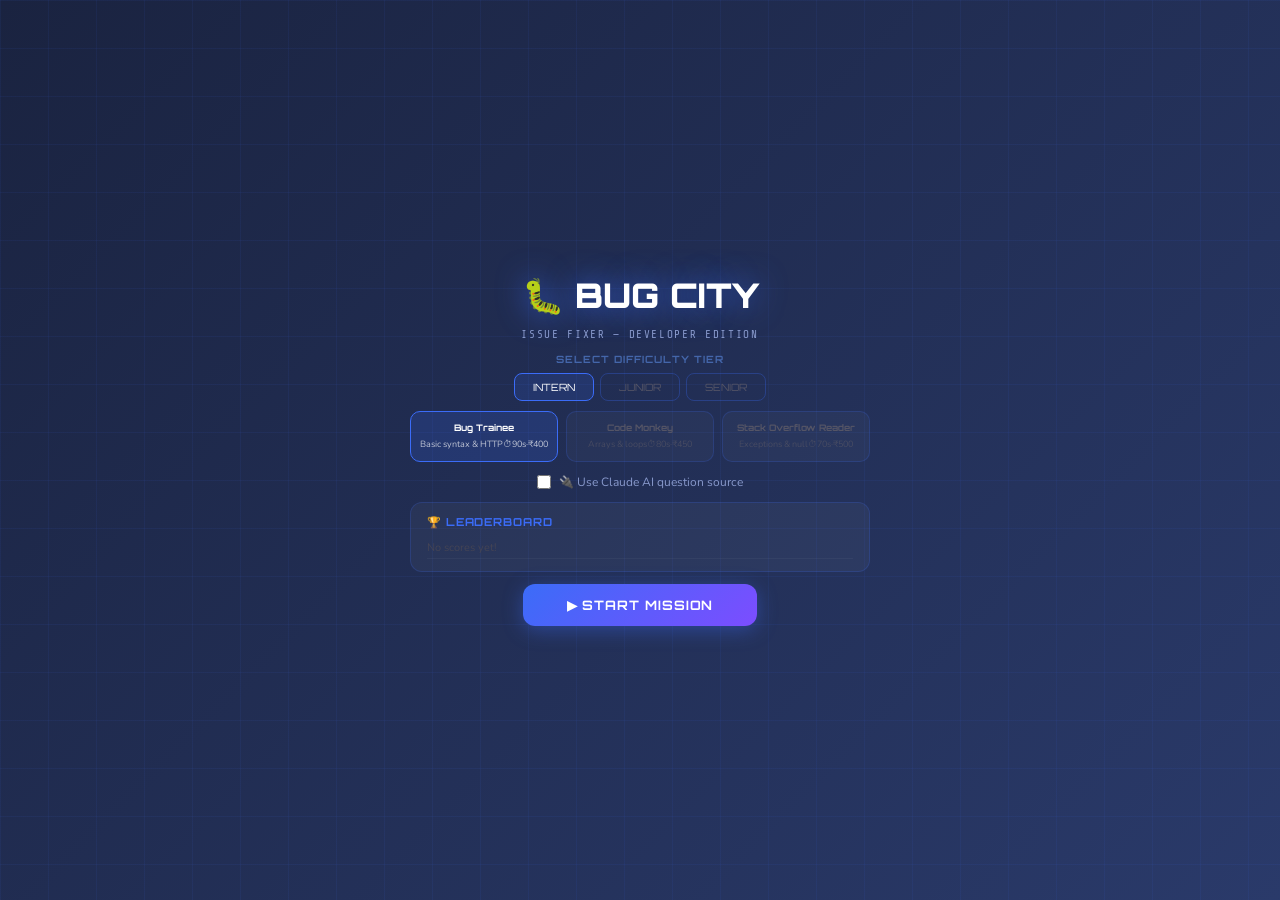
<file: bug_city.html>
<!DOCTYPE html>
<html lang="en">
<head>
<meta charset="UTF-8"/>
<meta name="viewport" content="width=device-width,initial-scale=1,maximum-scale=1,user-scalable=no"/>
<title>Bug City: Issue Fixer</title>
<link href="https://fonts.googleapis.com/css2?family=Orbitron:wght@400;700;900&family=Share+Tech+Mono&family=Nunito:wght@400;600;700&display=swap" rel="stylesheet"/>
<style>
*{box-sizing:border-box;margin:0;padding:0;-webkit-tap-highlight-color:transparent}
body{font-family:'Nunito',sans-serif;background:#0d1117;overflow:hidden;height:100dvh;width:100vw}
#screens{position:fixed;inset:0}
#menu{position:absolute;inset:0;background:linear-gradient(135deg,#1a2340,#2a3a6a);display:flex;flex-direction:column;align-items:center;justify-content:center;gap:12px;padding:20px;overflow-y:auto}
#menu::before{content:'';position:absolute;inset:0;background-image:linear-gradient(rgba(59,108,248,0.07) 1px,transparent 1px),linear-gradient(90deg,rgba(59,108,248,0.07) 1px,transparent 1px);background-size:48px 48px;pointer-events:none}
.menu-title{font-family:'Orbitron',sans-serif;font-size:clamp(18px,5vw,34px);font-weight:900;color:#fff;text-align:center;text-shadow:0 0 30px rgba(59,108,248,0.8);z-index:1}
.menu-sub{font-size:11px;color:#8899cc;letter-spacing:.15em;text-transform:uppercase;font-family:'Share Tech Mono',monospace;z-index:1}
.tier-section{z-index:1;width:100%;max-width:460px}
.tier-section h4{font-family:'Orbitron',sans-serif;font-size:10px;color:#4466aa;letter-spacing:.1em;margin-bottom:8px;text-align:center}
.tier-tabs{display:flex;gap:6px;justify-content:center;margin-bottom:10px}
.tier-tab{padding:7px 18px;border-radius:8px;border:1.5px solid rgba(59,108,248,0.3);background:transparent;color:#556;font-family:'Orbitron',sans-serif;font-size:10px;cursor:pointer;transition:all .2s}
.tier-tab.active{border-color:#3b6cf8;color:#fff;background:rgba(59,108,248,0.15)}
.level-grid{display:grid;grid-template-columns:repeat(3,1fr);gap:8px}
.level-btn{padding:10px 6px;border-radius:10px;border:1.5px solid rgba(59,108,248,0.2);background:rgba(255,255,255,0.03);color:#556;font-family:'Nunito',sans-serif;font-size:11px;cursor:pointer;transition:all .2s;text-align:center;line-height:1.4}
.level-btn.active{border-color:#3b6cf8;background:rgba(59,108,248,0.18);color:#fff}
.level-btn .lname{font-family:'Orbitron',sans-serif;font-size:9px;font-weight:700;display:block;margin-bottom:2px}
.level-btn .lsub{font-size:9px;opacity:.7}
.api-toggle{display:flex;align-items:center;gap:8px;z-index:1}
.api-toggle input{width:14px;height:14px;accent-color:#3b6cf8}
.api-toggle label{font-size:12px;color:#8899cc;cursor:pointer}
#api-config{z-index:1;width:100%;max-width:460px;display:none;flex-direction:column;gap:6px}
#api-config.show{display:flex}
.api-inp{flex:1;padding:8px 12px;border:1px solid rgba(59,108,248,0.3);border-radius:8px;background:rgba(255,255,255,0.05);color:#fff;font-size:12px;font-family:'Share Tech Mono',monospace;outline:none}
.api-inp::placeholder{color:#445}
.api-hint{font-size:10px;color:#445;font-family:'Share Tech Mono',monospace;line-height:1.5}
.lb-preview{background:rgba(255,255,255,0.04);border:1px solid rgba(59,108,248,0.2);border-radius:12px;padding:12px 16px;width:100%;max-width:460px;z-index:1}
.lb-preview h3{font-family:'Orbitron',sans-serif;font-size:11px;color:#3b6cf8;margin-bottom:8px;letter-spacing:.08em}
.lb-row{display:flex;justify-content:space-between;font-size:11px;padding:3px 0;border-bottom:1px solid rgba(255,255,255,0.04);color:#778}
.lb-row .lbn{color:#dde;font-weight:600}
.start-btn{padding:13px 44px;background:linear-gradient(135deg,#3b6cf8,#7c4dff);border:none;border-radius:12px;color:#fff;font-family:'Orbitron',sans-serif;font-size:13px;font-weight:700;cursor:pointer;letter-spacing:.07em;box-shadow:0 4px 20px rgba(59,108,248,0.4);transition:transform .15s;z-index:1}
.start-btn:hover{transform:scale(1.04)}
#game{position:absolute;inset:0;display:none;flex-direction:column}
#game.active{display:flex}
#hud{height:46px;background:rgba(15,20,35,0.95);border-bottom:1px solid #1e3a5f;display:flex;align-items:center;padding:0 12px;gap:10px;flex-shrink:0}
.hud-sal{font-family:'Orbitron',sans-serif;font-size:14px;font-weight:700;color:#1ec97a}
.hud-timer{font-family:'Orbitron',sans-serif;font-size:14px;font-weight:700;color:#3b6cf8;min-width:48px}
.hud-timer.danger{color:#e83b6c;animation:tpulse .4s infinite alternate}
@keyframes tpulse{to{opacity:.2}}
.hud-bugs{display:flex;gap:4px;align-items:center}
.bug-dot{width:8px;height:8px;border-radius:50%;background:#e83b6c;transition:background .3s}
.bug-dot.fixed{background:#1ec97a}
.hud-lvlbadge{font-family:'Orbitron',sans-serif;font-size:9px;color:#7c4dff;margin-left:auto;font-weight:700;text-align:right;line-height:1.3}
#canvas-wrap{flex:1;position:relative;overflow:hidden;background:#000}
#gc{display:block;image-rendering:auto}
/* MINIMAP */
#minimap-wrap{position:absolute;bottom:12px;right:12px;z-index:15;border:2px solid rgba(59,108,248,0.6);border-radius:8px;overflow:hidden;box-shadow:0 2px 16px rgba(0,0,0,0.7)}
#minimap{display:block}
#minimap-label{position:absolute;top:2px;left:50%;transform:translateX(-50%);font-family:'Orbitron',sans-serif;font-size:7px;color:rgba(59,108,248,0.9);letter-spacing:.08em;pointer-events:none;white-space:nowrap}
/* DPAD */
#dpad{position:absolute;bottom:12px;left:12px;display:none;grid-template-columns:46px 46px 46px;grid-template-rows:46px 46px 46px;gap:3px;z-index:10}
#dpad.show{display:grid}
.dp{border-radius:10px;background:rgba(15,25,50,0.82);border:1.5px solid rgba(59,108,248,0.4);display:flex;align-items:center;justify-content:center;font-size:18px;cursor:pointer;color:#3b6cf8;user-select:none}
.dp:active{background:rgba(59,108,248,0.25)}
#dp-u{grid-column:2;grid-row:1}#dp-l{grid-column:1;grid-row:2}
#dp-c{grid-column:2;grid-row:2;background:rgba(10,15,30,.5);pointer-events:none;border-color:transparent}
#dp-r{grid-column:3;grid-row:2}#dp-d{grid-column:2;grid-row:3}
/* ROAST */
#roast-overlay{position:absolute;inset:0;background:rgba(220,38,38,0);pointer-events:none;z-index:25;display:flex;align-items:center;justify-content:center;transition:background .08s}
#roast-overlay.flash{background:rgba(220,38,38,0.32)}
#roast-bubble{position:absolute;bottom:22%;left:50%;transform:translateX(-50%) scale(0);background:#1a0505;border:2px solid #e83b6c;border-radius:16px;padding:14px 18px;max-width:86%;text-align:center;transition:transform .3s cubic-bezier(0.34,1.56,0.64,1)}
#roast-bubble.show{transform:translateX(-50%) scale(1)}
#roast-emoji{font-size:26px;display:block;margin-bottom:5px}
#roast-text{font-family:'Orbitron',sans-serif;font-size:11px;color:#fca5a5;line-height:1.5}
/* MODAL */
#modal-wrap{position:absolute;inset:0;background:rgba(10,15,30,0.7);backdrop-filter:blur(6px);display:none;align-items:center;justify-content:center;padding:12px;z-index:20}
#modal-wrap.open{display:flex}
#modal{background:#fff;border-radius:18px;padding:18px;max-width:460px;width:100%;max-height:92dvh;overflow-y:auto;animation:spring .4s cubic-bezier(0.34,1.56,0.64,1)}
@keyframes spring{from{transform:scale(.6);opacity:0}to{transform:scale(1);opacity:1}}
.m-top{display:flex;justify-content:space-between;align-items:center;margin-bottom:8px}
.m-title{font-family:'Orbitron',sans-serif;font-size:12px;font-weight:700;color:#1a2340}
.m-right{display:flex;gap:8px;align-items:center}
.m-badge{font-size:10px;padding:3px 9px;border-radius:8px;font-weight:700;text-transform:uppercase;letter-spacing:.05em}
.mcq-b{background:#dbeafe;color:#1d4ed8}.fill-b{background:#ede9fe;color:#6d28d9}.match-b{background:#fff3e0;color:#c06000}
.m-qtimer{font-family:'Orbitron',sans-serif;font-size:17px;font-weight:700;color:#b45309}
.m-qtimer.danger{color:#dc2626}
.m-prog{height:3px;background:#f3f4f6;border-radius:2px;margin-bottom:8px;overflow:hidden}
.m-prog-bar{height:100%;background:#3b6cf8;transition:width .08s linear}
.m-q{font-size:12.5px;color:#374151;line-height:1.6;margin-bottom:8px}
.m-code{background:#1a2340;border-radius:10px;padding:10px 12px;font-family:'Share Tech Mono',monospace;font-size:11px;color:#7ec8e3;line-height:1.75;white-space:pre;overflow-x:auto;margin-bottom:10px}
.opt{width:100%;padding:9px 12px;border:1.5px solid #e5e7eb;border-radius:9px;background:#f9fafb;color:#374151;font-family:'Share Tech Mono',monospace;font-size:11.5px;cursor:pointer;text-align:left;margin-bottom:6px;line-height:1.4;transition:all .12s}
.opt:hover{background:#eef2ff;border-color:#6366f1}
.opt.correct{background:#dcfce7;border-color:#16a34a;color:#15803d}
.opt.wrong{background:#fee2e2;border-color:#dc2626;color:#b91c1c}
.fill-sent{font-family:'Share Tech Mono',monospace;font-size:12.5px;background:#f8fafc;padding:10px 12px;border-radius:8px;border:1px solid #e5e7eb;line-height:1.9;margin-bottom:8px;color:#1f2937}
.blank-span{display:inline-block;min-width:72px;border-bottom:2.5px solid #3b6cf8;text-align:center;color:#1d4ed8;font-weight:600;padding:0 4px}
.fill-row{display:flex;gap:7px;margin-bottom:8px}
.fill-inp{flex:1;padding:9px 12px;border:1.5px solid #d1d5db;border-radius:8px;font-family:'Share Tech Mono',monospace;font-size:13px;color:#1f2937;outline:none}
.fill-inp:focus{border-color:#3b6cf8}
.fill-btn{padding:9px 16px;background:#1d4ed8;border:none;border-radius:8px;color:#fff;font-size:13px;cursor:pointer}
.match-instructions{font-size:11px;color:#6b7280;margin-bottom:8px;padding:6px 10px;background:#f8fafc;border-radius:6px;border-left:3px solid #3b6cf8}
.match-cols{display:grid;grid-template-columns:1fr 1fr;gap:6px 10px}
.match-col-hdr{font-size:10px;color:#6b7280;font-weight:600;text-align:center;padding:4px;text-transform:uppercase;letter-spacing:.05em}
.ml-btn{padding:8px 10px;border-radius:8px;background:#eff6ff;border:2px solid #bfdbfe;font-family:'Share Tech Mono',monospace;font-size:11px;color:#1e40af;cursor:pointer;width:100%;text-align:left;transition:all .15s}
.ml-btn:hover{background:#dbeafe}
.ml-btn.selected{background:#dbeafe;border-color:#2563eb;box-shadow:0 0 0 3px rgba(59,130,246,0.3)}
.ml-btn.paired{background:#e0e7ff;border-color:#6366f1;color:#3730a3}
.ml-btn.correct{background:#dcfce7;border-color:#16a34a;color:#15803d}
.ml-btn.wrong{background:#fee2e2;border-color:#dc2626;color:#b91c1c}
.mr-btn{padding:8px 10px;border-radius:8px;background:#f9fafb;border:2px solid #e5e7eb;font-family:'Share Tech Mono',monospace;font-size:11px;color:#374151;cursor:pointer;width:100%;text-align:left;transition:all .15s}
.mr-btn:hover{background:#f0f4ff;border-color:#6366f1}
.mr-btn.paired{background:#e0e7ff;border-color:#6366f1;color:#3730a3}
.mr-btn.correct{background:#dcfce7;border-color:#16a34a;color:#15803d}
.mr-btn.wrong{background:#fee2e2;border-color:#dc2626;color:#b91c1c}
.match-check-btn{width:100%;padding:10px;background:linear-gradient(135deg,#3b6cf8,#7c4dff);border:none;border-radius:10px;color:#fff;font-family:'Orbitron',sans-serif;font-size:11px;cursor:pointer;margin-bottom:8px}
.match-check-btn:disabled{opacity:.4;cursor:not-allowed}
.m-fb{font-size:12px;color:#6b7280;min-height:16px;line-height:1.5}
#endscreen{position:absolute;inset:0;background:linear-gradient(135deg,#1a2340,#2a3a6a);display:none;flex-direction:column;align-items:center;justify-content:center;gap:12px;padding:24px;overflow:auto}
#endscreen.open{display:flex}
.end-title{font-family:'Orbitron',sans-serif;font-size:clamp(16px,5vw,28px);font-weight:900;color:#fff;text-align:center}
.end-salary{font-family:'Orbitron',sans-serif;font-size:clamp(22px,7vw,44px);font-weight:900}
.end-stats{background:rgba(255,255,255,0.06);border:1px solid rgba(59,108,248,0.2);border-radius:12px;padding:14px 18px;min-width:260px;font-size:12px;color:#aab;display:flex;flex-direction:column;gap:5px}
.end-stat{display:flex;justify-content:space-between}
.end-stat span:last-child{color:#fff;font-weight:600}
.name-inp{padding:10px 14px;border:1.5px solid rgba(59,108,248,0.4);border-radius:10px;background:rgba(255,255,255,0.08);color:#fff;font-size:14px;font-family:'Nunito',sans-serif;outline:none;width:100%;max-width:280px}
.name-inp::placeholder{color:#445}
#lvl-banner{position:absolute;inset:0;background:rgba(5,10,20,0.95);display:none;align-items:center;justify-content:center;flex-direction:column;gap:12px;z-index:30}
#lvl-banner.show{display:flex}
#lvl-banner h2{font-family:'Orbitron',sans-serif;color:#fff;font-size:clamp(16px,5vw,26px);text-align:center}
#lvl-banner p{color:#8899cc;font-family:'Share Tech Mono',monospace;font-size:12px}
#lvl-banner .lvl-preview{width:180px;height:120px;border:1.5px solid rgba(59,108,248,0.4);border-radius:8px;margin-top:8px}
</style>
</head>
<body>
<div id="screens">
<div id="menu">
  <div class="menu-title">🐛 BUG CITY</div>
  <div class="menu-sub">Issue Fixer — Developer Edition</div>
  <div class="tier-section">
    <h4>SELECT DIFFICULTY TIER</h4>
    <div class="tier-tabs">
      <button class="tier-tab active" data-tier="intern" onclick="selectTier('intern')">INTERN</button>
      <button class="tier-tab" data-tier="junior" onclick="selectTier('junior')">JUNIOR</button>
      <button class="tier-tab" data-tier="senior" onclick="selectTier('senior')">SENIOR</button>
    </div>
    <div class="level-grid" id="level-grid"></div>
  </div>
  <div class="api-toggle">
    <input type="checkbox" id="api-chk" onchange="toggleApiConfig()"/>
    <label for="api-chk">🔌 Use Claude AI question source</label>
  </div>
  <div id="api-config">
    <div style="display:flex;gap:6px">
      <input class="api-inp" id="api-key" placeholder="sk-ant-... Anthropic API key" type="password"/>
    </div>
    <div style="padding:6px 12px;font-size:11px;color:#7ec8e3;background:rgba(255,255,255,0.03);border-radius:8px;border:1px solid rgba(59,108,248,0.2)">
      Topic: <input id="api-topic" placeholder="React, Docker, Kubernetes…" style="background:transparent;border:none;outline:none;color:#7ec8e3;font-family:'Share Tech Mono',monospace;font-size:11px;width:60%"/>
    </div>
    <div class="api-hint">Questions generated live by Claude AI.</div>
  </div>
  <div class="lb-preview">
    <h3>🏆 LEADERBOARD</h3>
    <div id="lb-preview-rows"></div>
  </div>
  <button class="start-btn" onclick="startGame()">▶ START MISSION</button>
</div>

<div id="game">
  <div id="hud">
    <span class="hud-sal" id="hud-sal">₹2,000</span>
    <span class="hud-timer" id="hud-timer">60s</span>
    <div class="hud-bugs" id="hud-bugs"></div>
    <div class="hud-lvlbadge" id="hud-lvlbadge">INTERN L1</div>
  </div>
  <div id="canvas-wrap">
    <canvas id="gc"></canvas>
    <div id="minimap-wrap">
      <canvas id="minimap"></canvas>
      <div id="minimap-label">▲ MAP</div>
    </div>
    <div id="dpad">
      <div class="dp" id="dp-u">▲</div><div class="dp" id="dp-l">◀</div>
      <div class="dp" id="dp-c"></div>
      <div class="dp" id="dp-r">▶</div><div class="dp" id="dp-d">▼</div>
    </div>
    <div id="roast-overlay">
      <div id="roast-bubble">
        <span id="roast-emoji">💀</span>
        <div id="roast-text"></div>
      </div>
    </div>
    <div id="modal-wrap">
      <div id="modal">
        <div class="m-top">
          <span class="m-title" id="m-title">Bug!</span>
          <div class="m-right"><span class="m-badge" id="m-badge"></span><span class="m-qtimer" id="m-qtimer">20</span></div>
        </div>
        <div class="m-prog"><div class="m-prog-bar" id="m-prog-bar" style="width:100%"></div></div>
        <div class="m-q" id="m-q"></div>
        <div class="m-code" id="m-code" style="display:none"></div>
        <div id="m-mcq"></div>
        <div id="m-fill" style="display:none">
          <div class="fill-sent" id="m-fill-sent"></div>
          <div class="fill-row"><input class="fill-inp" id="m-fill-inp" autocomplete="off" spellcheck="false" placeholder="Type your answer…"/><button class="fill-btn" onclick="submitFill()">OK</button></div>
        </div>
        <div id="m-match" style="display:none">
          <div class="match-instructions">👆 Click a left item (blue), then a right item to pair. Pair all then Check.</div>
          <div class="match-cols" id="m-match-cols">
            <div class="match-col-hdr">Concept</div><div class="match-col-hdr">Description</div>
          </div>
          <button class="match-check-btn" id="m-match-check" onclick="submitMatch()" disabled>CHECK ALL PAIRS</button>
        </div>
        <div class="m-fb" id="m-fb"></div>
      </div>
    </div>
    <div id="lvl-banner">
      <h2 id="lvl-banner-title">LEVEL UP!</h2>
      <p id="lvl-banner-sub">New district unlocked…</p>
      <canvas class="lvl-preview" id="lvl-preview"></canvas>
    </div>
  </div>
</div>

<div id="endscreen">
  <div class="end-title" id="end-title">MISSION COMPLETE</div>
  <div class="end-salary" id="end-sal">₹0</div>
  <div class="end-stats" id="end-stats"></div>
  <input class="name-inp" id="end-name" placeholder="Your name for leaderboard" maxlength="16"/>
  <button class="start-btn" onclick="saveAndRestart()">💾 SAVE & PLAY AGAIN</button>
</div>
</div>

<script>
// ── AUDIO ──
const AC=new (window.AudioContext||window.webkitAudioContext)();
function resumeAC(){if(AC.state==='suspended')AC.resume();}
function playWrong(){
  const o=AC.createOscillator(),g=AC.createGain(),d=AC.createWaveShaper();
  const c=new Float32Array(256);for(let i=0;i<256;i++){const x=i*2/256-1;c[i]=x*(Math.abs(x)+0.2)/(x*x+0.2*Math.abs(x)+1);}
  d.curve=c;o.connect(d);d.connect(g);g.connect(AC.destination);
  o.type='sawtooth';const t=AC.currentTime;
  o.frequency.setValueAtTime(520,t);o.frequency.linearRampToValueAtTime(80,t+0.55);o.frequency.linearRampToValueAtTime(50,t+0.9);
  g.gain.setValueAtTime(0.35,t);g.gain.linearRampToValueAtTime(0,t+0.95);
  o.start(t);o.stop(t+0.95);
}
function playCorrect(){
  [0,4,7].forEach((s,i)=>{
    const o=AC.createOscillator(),g=AC.createGain();o.connect(g);g.connect(AC.destination);
    o.type='triangle';const f=440*Math.pow(2,s/12),t=AC.currentTime+i*0.08;
    o.frequency.setValueAtTime(f,t);g.gain.setValueAtTime(0,t);g.gain.linearRampToValueAtTime(0.2,t+0.02);g.gain.linearRampToValueAtTime(0,t+0.18);
    o.start(t);o.stop(t+0.2);
  });
}
function playLevelUp(){
  [0,4,7,12].forEach((s,i)=>{
    const o=AC.createOscillator(),g=AC.createGain();o.connect(g);g.connect(AC.destination);
    o.type='square';const f=523*Math.pow(2,s/12),t=AC.currentTime+i*0.12;
    o.frequency.setValueAtTime(f,t);g.gain.setValueAtTime(0,t);g.gain.linearRampToValueAtTime(0.12,t+0.03);g.gain.linearRampToValueAtTime(0,t+0.22);
    o.start(t);o.stop(t+0.25);
  });
}

// ── ROASTS ──
const ROASTS=[['😵','bro really thought that was right 💀'],['🤡','skill issue detected... and it\'s you'],['💀','that answer was so wrong it hurt MY feelings'],['🦆','my rubber duck debugger is more useful rn'],['🤦','even ChatGPT said "yikes" at that answer'],['😂','sir this is a coding quiz, not a guessing show'],['🥴','that\'s not a bug fix, that\'s a bug INTRODUCTION'],['👻','confidence 10/10, answer 0/10'],['🔥','your code review would be a bloodbath'],['💣','Stack Overflow would close this as "too wrong"'],['🐛','the bug says thanks for the help'],['😬','your tech lead just got a 2am pager alert'],['🪦','RIP to your PR approval chances'],['🧨','failed CI/CD AND unit tests simultaneously'],['🌚','even null has more value than that answer'],['😤','you merged to main without review, didn\'t you'],['💸','wrong! ₹penalized. go touch documentation'],['🎭','impressively wrong'],['🤖','error 404: correct answer not found in brain'],['🪲','the kind of answer that ships on a Friday'],];
function getRoast(){return ROASTS[Math.floor(Math.random()*ROASTS.length)];}

// ── TIER CONFIG ──
const TIER_LEVELS={
  intern:[{id:'intern_1',name:'Bug Trainee',sub:'Basic syntax & HTTP',time:90,reward:400,penalty:150,qTier:1},{id:'intern_2',name:'Code Monkey',sub:'Arrays & loops',time:80,reward:450,penalty:175,qTier:1},{id:'intern_3',name:'Stack Overflow Reader',sub:'Exceptions & null',time:70,reward:500,penalty:200,qTier:1}],
  junior:[{id:'junior_1',name:'SDE-I',sub:'OOP & LINQ basics',time:65,reward:600,penalty:280,qTier:2},{id:'junior_2',name:'Feature Dev',sub:'Async & patterns',time:55,reward:700,penalty:350,qTier:2},{id:'junior_3',name:'PR Fighter',sub:'SQL & APIs',time:45,reward:800,penalty:420,qTier:2}],
  senior:[{id:'senior_1',name:'SDE-II',sub:'Architecture & perf',time:40,reward:900,penalty:500,qTier:3},{id:'senior_2',name:'Tech Lead',sub:'Distributed systems',time:35,reward:1100,penalty:650,qTier:3},{id:'senior_3',name:'Principal Eng',sub:'Deep design patterns',time:30,reward:1400,penalty:850,qTier:3}],
};
let selectedTier='intern',selectedLevelId='intern_1';
function selectTier(t){selectedTier=t;document.querySelectorAll('.tier-tab').forEach(b=>b.classList.toggle('active',b.dataset.tier===t));selectedLevelId=TIER_LEVELS[t][0].id;renderLevelGrid();}
function renderLevelGrid(){
  const g=document.getElementById('level-grid');g.innerHTML='';
  TIER_LEVELS[selectedTier].forEach(l=>{
    const b=document.createElement('button');b.className='level-btn'+(selectedLevelId===l.id?' active':'');
    b.innerHTML=`<span class="lname">${l.name}</span><span class="lsub">${l.sub}</span><span class="lsub">⏱${l.time}s·₹${l.reward}</span>`;
    b.onclick=()=>{selectedLevelId=l.id;renderLevelGrid();};g.appendChild(b);
  });
}
function toggleApiConfig(){document.getElementById('api-config').classList.toggle('show',document.getElementById('api-chk').checked);}
function getLevelConfig(){for(const t of Object.values(TIER_LEVELS))for(const l of t)if(l.id===selectedLevelId)return l;return TIER_LEVELS.intern[0];}

// ── QUESTION BANK ──
const QB=[
  {t:1,icon:'🔴',label:'Null-conditional',color:'#ef4444',q:'Which operator safely accesses a member when object might be null?',code:`string name = user?.Name;`,mcq:{o:['?.','??','!.','&&'],a:0},fill:{s:'The ___ operator returns null instead of throwing.',ans:['?.'],d:'The [___] operator returns null instead of throwing.'},match:{p:[['?.','Null-conditional'],['??','Null-coalescing'],['??=','Null-assign'],['!','Null-forgiving']]},exp:'?. short-circuits to null preventing NullReferenceException.'},
  {t:1,icon:'🟠',label:'HTTP 404',color:'#f97316',q:'What does HTTP 404 mean?',code:`GET /api/users/9999`,mcq:{o:['Not Found','Server Error','OK','Unauthorized'],a:0},fill:{s:'HTTP ___ means resource does not exist.',ans:['404'],d:'HTTP [___] means resource does not exist.'},match:{p:[['200','OK'],['201','Created'],['404','Not Found'],['500','Server Error']]},exp:'404 Not Found — server cannot locate the resource.'},
  {t:1,icon:'🟡',label:'void keyword',color:'#eab308',q:'Return type for a C# method returning nothing?',code:`___ Log(string msg) => Console.WriteLine(msg);`,mcq:{o:['void','null','empty','unit'],a:0},fill:{s:'Methods with no return value use ___ as return type.',ans:['void'],d:'Methods with no return value use [___] as return type.'},match:{p:[['void','No return value'],['int','Integer'],['bool','True/false'],['Task','Async void']]},exp:'void signals no return value.'},
  {t:1,icon:'🟢',label:'StringBuilder',color:'#22c55e',q:'Why prefer StringBuilder over string+ in a loop?',code:`for(int i=0;i<10000;i++) s += chars[i];`,mcq:{o:['string+ is O(n²); StringBuilder O(n)','Less RAM','Compiler requires it','Strings are mutable'],a:0},fill:{s:'String+ in a loop is ___ complexity.',ans:['o(n²)','quadratic'],d:'String+ in a loop is [___] complexity.'},match:{p:[['StringBuilder','O(n) buffer'],['string+','New object each step'],['string.Concat','One-time join'],['string.Join','Array join']]},exp:'string+ creates a new string each iteration. StringBuilder appends in O(1).'},
  {t:1,icon:'🔵',label:'REST PUT vs POST',color:'#3b82f6',q:'Which HTTP method fully replaces a resource and is idempotent?',code:`// REST CRUD`,mcq:{o:['PUT','POST','PATCH','DELETE'],a:0},fill:{s:'___ fully replaces a resource and is idempotent.',ans:['put'],d:'[___] fully replaces a resource and is idempotent.'},match:{p:[['GET','Read safe'],['POST','Create'],['PUT','Replace idempotent'],['PATCH','Partial update']]},exp:'PUT replaces entirely. POST creates. PATCH partially modifies.'},
  {t:1,icon:'🟣',label:'private modifier',color:'#a855f7',q:'Which modifier restricts member to its declaring class?',code:`class Dev { ___ int salary; }`,mcq:{o:['private','internal','protected','public'],a:0},fill:{s:'The ___ modifier is visible only within the same class.',ans:['private'],d:'The [___] modifier is visible only within the same class.'},match:{p:[['private','Same class'],['protected','Class+subclasses'],['internal','Same assembly'],['public','Everywhere']]},exp:'private is the most restrictive access level.'},
  {t:1,icon:'❄️',label:'IDisposable/using',color:'#06b6d4',q:'What does the C# using statement guarantee?',code:`using(var conn = new SqlConnection(cs)){ conn.Open(); }`,mcq:{o:['Dispose() always called','Immediate free','Thread safe','Connection pooled'],a:0},fill:{s:'using guarantees ___ is called even on exception.',ans:['dispose','dispose()'],d:'using guarantees [___] is called even on exception.'},match:{p:[['using','Calls Dispose'],['try/finally','Manual equiv'],['GC.Collect()','Forces GC'],['WeakReference','Doesn\'t prevent GC']]},exp:'using compiles to try/finally ensuring Dispose() always runs.'},
  {t:1,icon:'🔢',label:'typeof null JS',color:'#f59e0b',q:'What does typeof null return in JavaScript?',code:`console.log(typeof null);`,mcq:{o:['"object"','"null"','"undefined"','"boolean"'],a:0},fill:{s:'typeof null returns "___ " — a historical bug.',ans:['object'],d:'typeof null returns "[___]" — a historical bug.'},match:{p:[['typeof null','"object" bug'],['typeof undefined','"undefined"'],['typeof 42','"number"'],['typeof []','"object"']]},exp:'typeof null === "object" is a 30-year JS quirk.'},
  {t:1,icon:'📊',label:'SQL INNER JOIN',color:'#0ea5e9',q:'Which JOIN returns only rows matching in BOTH tables?',code:`SELECT * FROM orders o\n___ JOIN items i ON o.id=i.order_id`,mcq:{o:['INNER JOIN','LEFT JOIN','RIGHT JOIN','FULL OUTER'],a:0},fill:{s:'___ JOIN returns only rows where both tables match.',ans:['inner'],d:'[___] JOIN returns only rows where both tables match.'},match:{p:[['INNER','Matching rows only'],['LEFT','All left+matched right'],['RIGHT','All right+matched left'],['FULL OUTER','All rows both']]},exp:'INNER JOIN is the intersection — matching rows on both sides.'},
  {t:1,icon:'🧊',label:'NullReferenceException',color:'#38bdf8',q:'Exception thrown accessing member on null in C#?',code:`string s = null;\nint len = s.Length;`,mcq:{o:['NullReferenceException','ArgumentException','InvalidOperationException','StackOverflowException'],a:0},fill:{s:'Accessing null throws a ___Exception.',ans:['nullreference'],d:'Accessing null throws a [___]Exception.'},match:{p:[['NullReferenceException','Null dereference'],['StackOverflowException','Infinite recursion'],['DivideByZeroException','÷ by zero'],['ArgumentException','Bad argument']]},exp:'NullReferenceException — most common C# crash.'},
  {t:1,icon:'🌩️',label:'AWS Lambda',color:'#ff9900',q:'What is AWS Lambda?',code:`// Trigger: SQS → Lambda → DynamoDB`,mcq:{o:['Serverless function execution','Object storage','Managed SQL','DNS routing'],a:0},fill:{s:'Lambda is a ___ compute service — pay per execution.',ans:['serverless','faas'],d:'Lambda is a [___] compute service.'},match:{p:[['Lambda','Serverless functions'],['S3','Object storage'],['RDS','Managed relational DB'],['SQS','Message queue']]},exp:'Lambda runs code without servers. Pay per invocation.'},
  {t:1,icon:'📡',label:'HTTP 201',color:'#10b981',q:'HTTP status for successful resource creation?',code:`POST /api/bugs → ???`,mcq:{o:['201 Created','200 OK','204 No Content','202 Accepted'],a:0},fill:{s:'A successful creation returns HTTP ___.',ans:['201'],d:'A successful creation returns HTTP [___].'},match:{p:[['200','OK'],['201','Created'],['204','No Content'],['400','Bad Request']]},exp:'201 Created signals the request succeeded and a resource was made.'},
  {t:2,icon:'⚡',label:'async Task<T>',color:'#f59e0b',q:'Return type for async method returning HttpResponseMessage?',code:`public ___ FetchAsync(){\n  return await http.GetAsync(url);\n}`,mcq:{o:['Task<HttpResponseMessage>','async HttpResponseMessage','void','HttpResponseMessage'],a:0},fill:{s:'Async methods returning T must declare Task<___>.',ans:['t','httpresponsemessage'],d:'Async methods returning T must declare Task<[___]>.'},match:{p:[['async void','Fire-and-forget'],['Task','Async no value'],['Task<T>','Async returns T'],['ValueTask<T>','Low-alloc async']]},exp:'async methods returning values use Task<T>.'},
  {t:2,icon:'🔗',label:'FirstOrDefault',color:'#0ea5e9',q:'What does FirstOrDefault() return when no element matches?',code:`var bug = bugs.FirstOrDefault(b => b.Severity > 99);`,mcq:{o:['null/default(T)','Throws exception','Empty list','First element'],a:0},fill:{s:'FirstOrDefault returns ___ for reference types with no match.',ans:['null','default'],d:'FirstOrDefault returns [___] for reference types with no match.'},match:{p:[['First()','Throws if empty'],['FirstOrDefault()','Null/default if empty'],['Single()','Throws if ≠1'],['Any()','Returns bool']]},exp:'FirstOrDefault returns default(T) — null for classes.'},
  {t:2,icon:'🔀',label:'LINQ Select',color:'#8b5cf6',q:'What does LINQ Select() do?',code:`var names = devs.Select(d => d.Name);`,mcq:{o:['Projects to new form','Filters elements','Sorts elements','Groups elements'],a:0},fill:{s:'Select performs a ___ operation on each element.',ans:['projection','mapping'],d:'Select performs a [___] operation on each element.'},match:{p:[['Select','Project/map'],['Where','Filter'],['OrderBy','Sort asc'],['GroupBy','Group by key']]},exp:'Select maps each element to a new shape.'},
  {t:2,icon:'🧱',label:'sealed class',color:'#64748b',q:'What does sealed prevent in C#?',code:`public sealed class Config { }`,mcq:{o:['Inheritance','Instantiation','Field access','Override in same class'],a:0},fill:{s:'sealed prevents a class from being ___ by another class.',ans:['inherited','extended'],d:'sealed prevents a class from being [___].'},match:{p:[['sealed','No inheritance'],['abstract','Must inherit'],['virtual','Allows override'],['override','Overrides virtual']]},exp:'sealed blocks inheritance. string is a common sealed class.'},
  {t:2,icon:'🎭',label:'Func vs Action',color:'#ec4899',q:'Key difference between Func<T> and Action<T>?',code:`Func<int,int> sq = x=>x*x;\nAction<int> pr = x=>Console.Write(x);`,mcq:{o:['Func returns value; Action void','Action returns value; Func void','Both void','Both need params'],a:0},fill:{s:'Action returns ___, Func returns a value.',ans:['void','nothing'],d:'Action returns [___], Func returns a value.'},match:{p:[['Action<T>','void return'],['Func<T,TResult>','Returns TResult'],['Predicate<T>','Returns bool'],['Delegate','Base type']]},exp:'Func wraps methods returning a value. Action wraps void methods.'},
  {t:2,icon:'💡',label:'SOLID-S',color:'#0891b2',q:'What does S in SOLID stand for?',code:`// Each class: one reason to change`,mcq:{o:['Single Responsibility','Separation of Concerns','Static Analysis','Safe Inheritance'],a:0},fill:{s:'S = ___ Responsibility Principle.',ans:['single'],d:'S = [___] Responsibility Principle.'},match:{p:[['S','Single Responsibility'],['O','Open/Closed'],['L','Liskov Substitution'],['I','Interface Segregation']]},exp:'SRP: a class should do one thing.'},
  {t:2,icon:'🔄',label:'Async Deadlock',color:'#f43f5e',q:'Cause of deadlock when calling .Result in ASP.NET?',code:`string Get() => FetchAsync().Result;`,mcq:{o:['.Result blocks thread & sync context','FetchAsync bug','Missing await','Wrong return type'],a:0},fill:{s:'.Result ___ the calling thread, deadlocking the sync context.',ans:['blocks'],d:'.Result [___] the calling thread.'},match:{p:[['.Result/.Wait()','Deadlocks ASP.NET'],['await','Non-blocking'],['ConfigureAwait(false)','Avoids ctx capture'],['Task.Run()','Thread pool offload']]},exp:'Never use .Result/.Wait() in ASP.NET. Use async/await throughout.'},
  {t:2,icon:'📊',label:'Dictionary TryGetValue',color:'#2563eb',q:'Why use TryGetValue over dict[key]?',code:`dict.TryGetValue(key, out var val);`,mcq:{o:['Avoids KeyNotFoundException','Faster lookup','Creates key if absent','Sorts dictionary'],a:0},fill:{s:'TryGetValue avoids a ___ if key is missing.',ans:['keynotfoundexception','exception'],d:'TryGetValue avoids a [___] if key is missing.'},match:{p:[['dict[key]','Throws if absent'],['TryGetValue','Returns bool no throw'],['ContainsKey','Only checks presence'],['GetValueOrDefault','Returns null/default']]},exp:'TryGetValue is the safe allocation-free way to get a value.'},
  {t:2,icon:'🌐',label:'AWS SQS',color:'#ff9900',q:'What is Amazon SQS primarily used for?',code:`ServiceA ──► SQS ──► ServiceB`,mcq:{o:['Async decoupled messaging','Serverless code','Object storage','DNS'],a:0},fill:{s:'SQS is a ___ message queue for decoupling services.',ans:['managed','simple queue'],d:'SQS is a [___] message queue.'},match:{p:[['SQS','Message queue'],['SNS','Pub/sub'],['Lambda','Serverless'],['API Gateway','HTTP API']]},exp:'SQS decouples producers and consumers.'},
  {t:2,icon:'🔋',label:'throw vs throw ex',color:'#e84855',q:'Difference between throw and throw ex?',code:`catch(Exception ex){\n  throw;    // A\n  throw ex; // B\n}`,mcq:{o:['throw preserves trace; throw ex resets','throw ex preserves; throw resets','Identical','throw ex preferred'],a:0},fill:{s:'Use bare ___ to rethrow without resetting stack trace.',ans:['throw'],d:'Use bare [___] to rethrow without resetting stack trace.'},match:{p:[['throw','Preserves trace'],['throw ex','Resets to catch line'],['throw new Ex(ex)','Wraps in new'],['return','Swallows exception']]},exp:'throw alone preserves the original stack trace.'},
  {t:3,icon:'🔒',label:'Deadlock',color:'#7c3aed',q:'Root cause of deadlock between two threads?',code:`// T1: lock(A){ lock(B){} }\n// T2: lock(B){ lock(A){} }`,mcq:{o:['Circular lock acquisition order','Too many threads','Lock A is null','B acquired twice'],a:0},fill:{s:'Deadlock results from ___ lock acquisition order.',ans:['circular','inconsistent'],d:'Deadlock results from [___] lock acquisition order.'},match:{p:[['Circular ordering','Causes deadlock'],['Consistent ordering','Prevents deadlock'],['Monitor.TryEnter','Detects/avoids'],['Lock-free','Eliminate locks']]},exp:'Enforce global lock ordering to prevent circular wait.'},
  {t:3,icon:'📉',label:'Int overflow',color:'#059669',q:'Default C# int arithmetic overflow behavior?',code:`int a=2_000_000_000,b=2_000_000_000;\nint c=a+b;`,mcq:{o:['Silently wraps negative','Throws OverflowException','Returns long','Compiler error'],a:0},fill:{s:'Use ___ or long to detect integer overflow.',ans:['checked'],d:'Use [___] or long to detect integer overflow.'},match:{p:[['checked{}','Throws on overflow'],['unchecked{}','Silent wrap'],['long','Wider 64-bit'],['decimal','High precision']]},exp:'C# wraps int overflow silently. Use checked{} to throw.'},
  {t:3,icon:'🕸️',label:'N+1 Query',color:'#dc2626',q:'EF Core fix for the N+1 query problem?',code:`var orders=db.Orders.ToList();\nforeach(var o in orders)\n  db.Items.Where(i=>i.OrderId==o.Id).ToList();`,mcq:{o:['.Include(o=>o.Items)','Lazy loading','AsNoTracking()','Raw SQL'],a:0},fill:{s:'Use .___(o=>o.Items) for eager loading in single JOIN.',ans:['include'],d:'Use .[___](o=>o.Items) for eager loading.'},match:{p:[['.Include()','Eager load 1 query'],['Lazy loading','Auto N+1'],['Explicit loading','Manual .Load()'],['Dapper','Full control']]},exp:'.Include() generates a JOIN instead of N queries.'},
  {t:3,icon:'🏎️',label:'Big-O binary search',color:'#b45309',q:'Time complexity of binary search?',code:`// Each step halves remaining elements`,mcq:{o:['O(log n)','O(n)','O(n log n)','O(1)'],a:0},fill:{s:'Binary search has O(___ n) time complexity.',ans:['log'],d:'Binary search has O([___] n) time complexity.'},match:{p:[['O(1)','Hash lookup'],['O(log n)','Binary search'],['O(n)','Linear scan'],['O(n²)','Bubble sort']]},exp:'Binary search halves each step → O(log n).'},
  {t:3,icon:'🔑',label:'JWT refresh tokens',color:'#0891b2',q:'Where to store long-lived refresh tokens client-side?',code:`// Access: short JWT  Refresh: long-lived`,mcq:{o:['HttpOnly cookie','localStorage','sessionStorage','URL param'],a:0},fill:{s:'Refresh tokens in ___ cookies block JS/XSS access.',ans:['httponly','http-only'],d:'Refresh tokens in [___] cookies block JS/XSS.'},match:{p:[['HttpOnly cookie','No JS access'],['localStorage','XSS steals it'],['sessionStorage','Tab-scoped XSS risk'],['Memory','Lost on refresh']]},exp:'HttpOnly cookies are inaccessible to JavaScript.'},
  {t:3,icon:'☁️',label:'CAP Theorem',color:'#0284c7',q:'Can distributed system guarantee all three CAP properties?',code:`// C=Consistency A=Availability P=Partition Tolerance`,mcq:{o:['No — pick 2 of 3','Yes with eventual consistency','Only strong consistency','Only single-node'],a:0},fill:{s:'CAP: only ___ of three properties guaranteed simultaneously.',ans:['2','two'],d:'CAP: only [___] of three properties guaranteed.'},match:{p:[['CP','Consistent+Partition'],['AP','Available+Partition'],['CA','Single-node only'],['Eventual','AP trade-off']]},exp:'CAP: choose 2. Most systems choose AP or CP.'},
  {t:3,icon:'📋',label:'IDisposable pattern',color:'#475569',q:'Which call suppresses the finalizer after Dispose?',code:`public void Dispose(){\n  Dispose(true);\n  GC.___Finalize(this);\n}`,mcq:{o:['GC.SuppressFinalize(this)','GC.Collect()','GC.KeepAlive(this)','GC.ReRegisterForFinalize'],a:0},fill:{s:'Call GC.___(this) to prevent redundant finalization.',ans:['suppressfinalize'],d:'Call GC.[___](this) to prevent redundant finalization.'},match:{p:[['GC.SuppressFinalize','Stops finalizer'],['~Destructor','Finalizer for unmanaged'],['Dispose(bool)','Managed+unmanaged cleanup'],['IAsyncDisposable','Async cleanup']]},exp:'GC.SuppressFinalize tells GC not to call finalizer after Dispose.'},
];

// ── DEVDATT'S STACK QUESTIONS (personalised from resume) ──
const QB_EXTRA=[
  // .NET / C# Advanced
  {t:2,icon:'🔌',label:'NHibernate Session',color:'#6366f1',q:'What does NHibernate\'s ISession represent?',code:`using(var session = factory.OpenSession())\n  session.Save(entity);`,mcq:{o:['Unit of work & identity map for DB','Database connection pool','ORM migration tool','Repository factory'],a:0},fill:{s:'NHibernate ISession is a ___ of work that tracks entity state.',ans:['unit'],d:'NHibernate ISession is a [___] of work that tracks entity state.'},match:{p:[['ISession','Unit of work + identity map'],['ISessionFactory','Thread-safe, create once'],['ITransaction','Wraps DB transaction'],['HQL','NHibernate Query Language']]},exp:'ISession is the central API for NHibernate CRUD — lightweight, not thread-safe.'},
  {t:2,icon:'📦',label:'CQRS Pattern',color:'#8b5cf6',q:'What does CQRS stand for and what does it separate?',code:`// Commands → write side\n// Queries  → read side`,mcq:{o:['Command Query Responsibility Segregation — reads from writes','Create Query Response System','Controller Queue Routing System','Component Query Result Store'],a:0},fill:{s:'CQRS separates ___ operations from query operations.',ans:['command','write','create'],d:'CQRS separates [___] operations from query operations.'},match:{p:[['Command','Mutates state, no return'],['Query','Returns data, no side effects'],['Mediator','Routes C/Q to handlers'],['Event Sourcing','Often paired with CQRS']]},exp:'CQRS splits read and write models so each can be optimised independently.'},
  {t:2,icon:'⚙️',label:'Redis Cache',color:'#e83b6c',q:'What type of data structure does Redis primarily use for caching?',code:`// Cache-aside pattern:\nvar v = await redis.GetAsync(key);\nif(v==null){ v=await db.GetAsync(id); await redis.SetAsync(key,v,ttl); }`,mcq:{o:['In-memory key-value store','Relational tables','Document collections','Graph nodes'],a:0},fill:{s:'Redis is an in-memory ___ store used for caching and pub/sub.',ans:['key-value','kv'],d:'Redis is an in-memory [___] store used for caching and pub/sub.'},match:{p:[['Redis','In-memory KV, sub-ms latency'],['Elasticsearch','Full-text search & analytics'],['PostgreSQL','Relational ACID DB'],['SQS','Managed message queue']]},exp:'Redis stores data in RAM as key-value pairs — ideal for session cache, rate limiting, pub/sub.'},
  {t:2,icon:'🔍',label:'Elasticsearch',color:'#f59e0b',q:'What is Elasticsearch primarily used for?',code:`GET /bugs/_search\n{ "query": { "match": { "title": "null pointer" } } }`,mcq:{o:['Full-text search and analytics over large datasets','Relational data storage','Message queuing','In-memory caching'],a:0},fill:{s:'Elasticsearch uses an ___ index structure for fast full-text search.',ans:['inverted'],d:'Elasticsearch uses an [___] index structure for fast full-text search.'},match:{p:[['Elasticsearch','Full-text search + analytics'],['Kibana','Visualise ES data'],['Logstash','Ingest & transform logs'],['Beats','Lightweight data shippers']]},exp:'Elasticsearch uses inverted indices to provide near-real-time search across billions of documents.'},
  {t:2,icon:'🌐',label:'Webhook vs Polling',color:'#0ea5e9',q:'What is the main advantage of webhooks over polling?',code:`// Polling: GET /status every 5s\n// Webhook: POST /callback when event fires`,mcq:{o:['Push-based — no wasted requests','Easier to implement','More secure by default','Requires no server endpoint'],a:0},fill:{s:'Webhooks are ___ based — the server calls your endpoint when an event occurs.',ans:['push','event'],d:'Webhooks are [___] based — server calls you when an event occurs.'},match:{p:[['Webhook','Push — server calls client'],['Polling','Pull — client asks repeatedly'],['SSE','Server-sent events, uni-directional'],['WebSocket','Bi-directional persistent']]},exp:'Webhooks eliminate wasted polling cycles — your endpoint is called only when an event actually happens.'},
  {t:2,icon:'🔐',label:'JWT Structure',color:'#7c3aed',q:'What are the three parts of a JWT token?',code:`// eyJhbGci....  eyJ1c2VyX...  SflKxwRJS...`,mcq:{o:['Header.Payload.Signature','Token.Claim.Checksum','Auth.User.Hash','ID.Body.Verify'],a:0},fill:{s:'A JWT has three parts: ___, Payload, and Signature separated by dots.',ans:['header'],d:'A JWT has three parts: [___], Payload, and Signature.'},match:{p:[['Header','Algorithm & token type'],['Payload','Claims (user data, expiry)'],['Signature','Tamper-proof hash'],['Refresh Token','Long-lived — get new access token']]},exp:'JWT = Base64(header).Base64(payload).HMAC(header+payload, secret). Payload is readable but tamper-proof.'},
  // AWS Deep-dive
  {t:2,icon:'☁️',label:'SNS vs SQS',color:'#ff9900',q:'What is the key difference between AWS SNS and SQS?',code:`// SNS: one message → many subscribers (fan-out)\n// SQS: queue → one consumer processes each message`,mcq:{o:['SNS is pub/sub fan-out; SQS is point-to-point queue','SQS is pub/sub; SNS is queue','Both are identical','SNS is only for email'],a:0},fill:{s:'SNS is a pub/___ service while SQS is a message queue.',ans:['sub','subscribe'],d:'SNS is a pub/[___] service while SQS is a message queue.'},match:{p:[['SNS','Push to many subscribers'],['SQS','Queue — one consumer'],['Lambda','Triggered by either'],['Dead Letter Queue','Failed message holding']]},exp:'SNS fans out to many (email, SQS, Lambda). SQS decouples one producer from one consumer.'},
  {t:2,icon:'⚡',label:'Lambda Cold Start',color:'#ff9900',q:'What causes AWS Lambda cold starts?',code:`// First invocation or after idle period\n// Runtime init + code load + handler init`,mcq:{o:['New execution environment being provisioned','Lambda code having bugs','VPC configuration','High memory setting'],a:0},fill:{s:'Lambda cold start happens when a new ___ environment is initialised.',ans:['execution','container','sandbox'],d:'Lambda cold start happens when a new [___] environment is initialised.'},match:{p:[['Cold start','New container — high latency'],['Warm start','Reused container — fast'],['Provisioned concurrency','Pre-warm containers'],['Lambda@Edge','CDN-level execution']]},exp:'Cold starts occur when Lambda spins up a new execution environment. Provisioned Concurrency pre-warms them.'},
  {t:3,icon:'🏗️',label:'API Gateway patterns',color:'#ff9900',q:'What role does AWS API Gateway play in microservices?',code:`Client → API Gateway → Lambda / ECS / EC2`,mcq:{o:['Single entry point: routing, auth, rate limiting, SSL','Only SSL termination','Only load balancing','Only logging'],a:0},fill:{s:'API Gateway acts as the ___ entry point handling auth, routing, and throttling.',ans:['single','unified'],d:'API Gateway acts as the [___] entry point handling auth, routing and throttling.'},match:{p:[['API Gateway','Single entry, auth, throttle'],['Load Balancer','Distribute traffic by load'],['Service Mesh','Service-to-service comms'],['CDN','Edge caching & distribution']]},exp:'API Gateway handles cross-cutting concerns — auth, rate limiting, SSL, request/response transformation.'},
  // Angular / Frontend
  {t:1,icon:'🅰️',label:'Angular RxJS',color:'#dd0031',q:'What does RxJS Observable represent in Angular?',code:`this.http.get('/api/bugs').subscribe(data => ...)`,mcq:{o:['A lazy async data stream that emits values over time','A Promise that resolves once','A synchronous array','An event emitter for DOM events'],a:0},fill:{s:'An Observable is a ___ stream that emits values over time.',ans:['lazy','async'],d:'An Observable is a [___] stream that emits values over time.'},match:{p:[['Observable','Lazy, multi-value stream'],['Subject','Observable + Observer'],['BehaviorSubject','Holds current value'],['pipe()','Chain operators']]},exp:'Observables are lazy — nothing executes until .subscribe() is called. Perfect for HTTP, events, and streams.'},
  {t:1,icon:'🅰️',label:'Angular HTTP Interceptor',color:'#dd0031',q:'What is an Angular HTTP Interceptor used for?',code:`@Injectable()\nclass AuthInterceptor implements HttpInterceptor {\n  intercept(req, next) {\n    return next.handle(req.clone({setHeaders:{Authorization:'Bearer '+token}}));\n  }\n}`,mcq:{o:['Intercept all HTTP requests/responses to add headers, log, or handle errors','Replace the HTTP client','Cache all responses by default','Prevent duplicate requests'],a:0},fill:{s:'HTTP Interceptors implement the ___ interface to modify requests globally.',ans:['httpinterceptor'],d:'HTTP Interceptors implement the [___] interface to modify requests globally.'},match:{p:[['HttpInterceptor','Modify all HTTP calls'],['HttpClient','Make HTTP calls'],['HttpParams','Build query strings'],['HttpErrorResponse','Typed error response']]},exp:'Interceptors centrally handle auth tokens, logging, error handling and loading spinners across all HTTP calls.'},
  {t:2,icon:'🅰️',label:'Angular Change Detection',color:'#dd0031',q:'What does ChangeDetectionStrategy.OnPush do in Angular?',code:`@Component({ changeDetection: ChangeDetectionStrategy.OnPush })`,mcq:{o:['Only re-renders when @Input refs change or async pipe emits','Re-renders every 16ms','Disables change detection completely','Only works with signals'],a:0},fill:{s:'OnPush only triggers change detection when an @Input ___ changes or Observable emits.',ans:['reference','ref'],d:'OnPush triggers change detection when an @Input [___] changes or Observable emits.'},match:{p:[['OnPush','Checks on ref change / emit'],['Default','Checks entire tree always'],['markForCheck()','Force check OnPush comp'],['detach()','Remove from CD tree']]},exp:'OnPush skips subtrees where inputs haven\'t changed by reference — major perf win for large lists.'},
  // Database & Query Optimization
  {t:2,icon:'🗄️',label:'DB Index Strategy',color:'#059669',q:'When should you add a composite index vs a single-column index?',code:`-- Single: WHERE email = ?\n-- Composite: WHERE tenant_id = ? AND status = ?`,mcq:{o:['Composite when queries filter on multiple columns together','Always use composite','Single is always faster','Composite only for primary keys'],a:0},fill:{s:'Use a ___ index when queries frequently filter on multiple columns together.',ans:['composite','multi-column'],d:'Use a [___] index when queries frequently filter on multiple columns together.'},match:{p:[['Composite index','Multiple columns, order matters'],['Covering index','Includes all query columns'],['Partial index','Index subset of rows'],['B-tree index','Default — range & equality']]},exp:'Composite index column order matches your WHERE clause. Leftmost prefix rule applies.'},
  {t:2,icon:'🗄️',label:'PostgreSQL EXPLAIN',color:'#336791',q:'What does EXPLAIN ANALYZE show in PostgreSQL?',code:`EXPLAIN ANALYZE\nSELECT * FROM candidates WHERE email = 'x@y.com';`,mcq:{o:['Actual execution plan with real timings and row counts','Only estimated query plan','Table schema details','Index definitions'],a:0},fill:{s:'EXPLAIN ___ executes the query and shows actual vs estimated row counts.',ans:['analyze','analyse'],d:'EXPLAIN [___] executes the query and shows actual vs estimated row counts.'},match:{p:[['Seq Scan','Full table scan — no index'],['Index Scan','Uses index, random I/O'],['Bitmap Heap Scan','Batch index + heap fetch'],['Hash Join','Join via hash table']]},exp:'EXPLAIN ANALYZE is the primary tool for query tuning — shows actual vs estimated rows and where time is spent.'},
  // IoT / Azure
  {t:2,icon:'📡',label:'MQTT Protocol',color:'#00979d',q:'Why is MQTT preferred over HTTP for IoT devices?',code:`// Publish: device → broker → subscribers\n// Topic: cargo/vehicle/42/telemetry`,mcq:{o:['Lightweight pub/sub with tiny overhead, ideal for low-bandwidth devices','MQTT is more secure','MQTT supports SQL queries','HTTP has no IoT support'],a:0},fill:{s:'MQTT uses a ___ model making it ideal for constrained IoT devices.',ans:['pub/sub','publish-subscribe'],d:'MQTT uses a [___] model ideal for constrained IoT devices.'},match:{p:[['MQTT','Lightweight pub/sub IoT'],['AMQP','Enterprise messaging'],['HTTP','Request-response'],['CoAP','RESTful for constrained devices']]},exp:'MQTT keeps connections alive and uses tiny packets — perfect for sensors sending data frequently over cellular.'},
  {t:2,icon:'🔷',label:'Azure Service Bus',color:'#0078d4',q:'How does Azure Service Bus differ from Azure Storage Queue?',code:`// Service Bus: sessions, dead-letter, ordering\n// Storage Queue: simple, 64KB, REST`,mcq:{o:['Service Bus has advanced features: sessions, ordering, dead-letter, 256KB+ messages','They are identical','Storage Queue is enterprise grade','Service Bus is cheaper'],a:0},fill:{s:'Azure Service Bus supports message ___ and dead-letter queues unlike Storage Queue.',ans:['sessions','ordering'],d:'Azure Service Bus supports message [___] and dead-letter queues.'},match:{p:[['Service Bus','Enterprise: sessions, DLQ, ordering'],['Storage Queue','Simple, cheap, REST-based'],['Event Hub','High-throughput event streaming'],['Event Grid','Reactive event routing']]},exp:'Service Bus is the enterprise choice — use it when you need ordering, duplicate detection, or dead-letter handling.'},
  // OAuth2 / Security
  {t:2,icon:'🔑',label:'OAuth2 Flow',color:'#3b6cf8',q:'Which OAuth2 flow should a server-side web app use?',code:`// Client ID + Secret + Auth Code → Token\n// Code never exposed to browser`,mcq:{o:['Authorization Code Flow','Implicit Flow','Client Credentials Flow','Device Flow'],a:0},fill:{s:'Server-side apps use Authorization ___ Flow to keep the client secret secure.',ans:['code'],d:'Server-side apps use Authorization [___] Flow to keep the client secret secure.'},match:{p:[['Auth Code Flow','Web apps with backend'],['Client Credentials','Service-to-service'],['PKCE','SPAs / mobile apps'],['Device Flow','CLI / TV / IoT']]},exp:'Auth Code Flow keeps the client secret on the server. PKCE extends it safely for SPAs without a secret.'},
  // Performance & Microservices
  {t:3,icon:'🚀',label:'Concurrent Users',color:'#dc2626',q:'Which technique most directly helps handle 1K+ concurrent API users?',code:`// 30% latency reduction, 1K+ concurrent users`,mcq:{o:['Async I/O + connection pooling + caching','Adding more CPU cores only','Increasing DB max connections','Disabling logging'],a:0},fill:{s:'Async I/O prevents thread ___ while waiting for database or network calls.',ans:['blocking','starvation'],d:'Async I/O prevents thread [___] while waiting for DB or network calls.'},match:{p:[['Async/await','Non-blocking I/O'],['Redis cache','Reduce DB hits'],['Connection pool','Reuse DB connections'],['Load balancer','Distribute across instances']]},exp:'Async I/O frees threads during awaits; Redis reduces DB pressure; connection pooling avoids connection overhead.'},
  {t:3,icon:'🔗',label:'Microservices Communication',color:'#7c3aed',q:'When should you use async messaging (SQS) over synchronous REST between microservices?',code:`// Order Service → SQS → Inventory Service\n// vs\n// Order Service → REST → Inventory Service`,mcq:{o:['When services can tolerate eventual consistency and you need decoupling/resilience','When you need immediate response','When latency < 10ms required','When services share a DB'],a:0},fill:{s:'Async messaging provides service ___ so failures don\'t cascade synchronously.',ans:['decoupling','isolation'],d:'Async messaging provides service [___] so failures don\'t cascade.'},match:{p:[['SQS async','Decoupled, resilient, eventual'],['REST sync','Immediate response, tight coupling'],['gRPC','High-perf binary, streaming'],['Event bus','Broadcast to many services']]},exp:'Use async when the caller doesn\'t need an immediate result — it decouples services and prevents cascade failures.'},
  {t:3,icon:'📊',label:'Geofencing',color:'#0891b2',q:'What is geofencing and how is it typically implemented for IoT vehicle tracking?',code:`// Vehicle coords → check if inside polygon\n// Haversine distance or PostGIS ST_Within()`,mcq:{o:['Triggering alerts when a device enters/exits a defined geographic boundary','Encrypting GPS data','Compressing telemetry','Tracking indoor Wi-Fi position'],a:0},fill:{s:'Geofencing triggers alerts when a device crosses a defined geographic ___.',ans:['boundary','fence'],d:'Geofencing triggers alerts when a device crosses a defined geographic [___].'},match:{p:[['Geofencing','Boundary crossing alerts'],['PostGIS','PostgreSQL spatial extension'],['Haversine','Great-circle distance formula'],['MQTT','Telemetry delivery protocol']]},exp:'Geofencing checks if GPS coordinates are inside a polygon — PostGIS ST_Within() or Haversine formula for circles.'},
];

const ALL_QS=[...QB,...QB_EXTRA];
let usedQIds=new Set();
function getUnusedQs(tier,count){
  let pool=QB.filter((q,i)=>q.t<=tier&&!usedQIds.has(i));
  if(pool.length<count){usedQIds.clear();pool=QB.filter(q=>q.t<=tier);}
  const picked=[...pool].sort(()=>Math.random()-.5).slice(0,count);
  picked.forEach(q=>usedQIds.add(QB.indexOf(q)));return picked;
}

// ── MAP GENERATION ──
const COLS=31,ROWS=23;
// GTA-style zoomed tile size — bigger tiles for detail
const TILE=64;
const MAP_ROAD=0,MAP_BLDG=1,MAP_WALL=2;

const LEVEL_THEMES=[
  {// Level 1 — Downtown Day
    sky:'#2c3e50',road:'#546e7a',roadMark:'rgba(255,255,255,0.15)',sidewalk:'rgba(200,180,140,0.2)',
    bldgPals:[{face:'#3d5a80',top:'#2d4a70',win:'#ffd166',winDark:'#1a2a3a',roof:'#2a3f5c'},{face:'#6b4c4c',top:'#5a3c3c',win:'#ffe8a0',winDark:'#2a1a1a',roof:'#4a2c2c'},{face:'#3d6b4c',top:'#2d5a3c',win:'#b8f0c8',winDark:'#1a2a1a',roof:'#2c4a3c'},{face:'#6b6b3d',top:'#5a5a2d',win:'#fff0a0',winDark:'#2a2a1a',roof:'#4a4a2c'},{face:'#4c3d6b',top:'#3c2d5a',win:'#d4b8f0',winDark:'#1a1a2a',roof:'#3c2c4a'}],
    lampColor:'rgba(255,220,130,0.8)',accentColor:'#ffd166',label:'🏙️ DOWNTOWN',sub:'Level 1 — City streets',minimapRoad:'#6b7f8a',minimapBldg:'#3d5a80',minimapBg:'#1a2530'
  },
  {// Level 2 — Construction Night
    sky:'#0d1b2a',road:'#3a3a3a',roadMark:'rgba(255,200,0,0.3)',sidewalk:'rgba(255,180,0,0.08)',
    bldgPals:[{face:'#1a2a1a',top:'#122212',win:'#ffe066',winDark:'#0a0a0a',roof:'#111'},{face:'#2a1a1a',top:'#1a0a0a',win:'#ff9900',winDark:'#0a0a0a',roof:'#111'},{face:'#1a1a2a',top:'#0a0a1a',win:'#66ccff',winDark:'#050505',roof:'#0a0a14'},{face:'#222222',top:'#151515',win:'#ffcc00',winDark:'#0a0a0a',roof:'#111'},{face:'#1e2a1e',top:'#121a12',win:'#88ff88',winDark:'#050505',roof:'#0d0d0d'}],
    lampColor:'rgba(255,140,0,0.75)',accentColor:'#ffcc00',label:'🏗️ CONSTRUCTION ZONE',sub:'Level 2 — Night shift',minimapRoad:'#505050',minimapBldg:'#1a2a1a',minimapBg:'#080e14'
  },
  {// Level 3 — Cyberpunk Neon
    sky:'#0a0015',road:'#1a0a2a',roadMark:'rgba(180,0,255,0.35)',sidewalk:'rgba(180,0,255,0.06)',
    bldgPals:[{face:'#1a0035',top:'#0d0025',win:'#ff00ff',winDark:'#0d0020',roof:'#0a001a'},{face:'#00152a',top:'#000d1a',win:'#00ffff',winDark:'#00050d',roof:'#000a15'},{face:'#1a1500',top:'#0d0e00',win:'#ffff00',winDark:'#0a0a00',roof:'#0d0a00'},{face:'#001a0a',top:'#000d05',win:'#00ff88',winDark:'#000a05',roof:'#000d05'},{face:'#1a0008',top:'#0d0005',win:'#ff0066',winDark:'#0a0005',roof:'#0d0005'}],
    lampColor:'rgba(180,0,255,0.9)',accentColor:'#ff00ff',label:'🌆 NEON DISTRICT',sub:'Level 3 — Senior zone',minimapRoad:'#2d0a50',minimapBldg:'#1a0035',minimapBg:'#050008'
  },
];

function genCityMaze(){
  const g=[];
  for(let r=0;r<ROWS;r++){g.push([]);for(let c=0;c<COLS;c++)g[r].push(MAP_WALL);}
  // Streets every 6 cells
  for(let r=0;r<ROWS;r++)for(let c=0;c<COLS;c++){
    if(r%6===0||c%6===0)g[r][c]=MAP_ROAD;
    else g[r][c]=MAP_BLDG;
  }
  // Carve alley shortcuts between blocks
  for(let br=1;br<ROWS-1;br+=6){
    for(let bc=1;bc<COLS-1;bc+=6){
      // Random alley within block
      const ar=br+1+Math.floor(Math.random()*3);
      const ac=bc+1+Math.floor(Math.random()*3);
      if(ar<ROWS&&ac<COLS){
        g[ar][ac]=MAP_ROAD;
        // Connect alley to nearby street
        const dr=ar<br+3?-1:1;
        let nr=ar+dr;
        while(nr>=0&&nr<ROWS&&g[nr][ac]!==MAP_ROAD){g[nr][ac]=MAP_ROAD;nr+=dr;}
      }
    }
  }
  // Border walls
  for(let r=0;r<ROWS;r++){g[r][0]=MAP_WALL;g[r][COLS-1]=MAP_WALL;}
  for(let c=0;c<COLS;c++){g[0][c]=MAP_WALL;g[ROWS-1][c]=MAP_WALL;}
  return g;
}

let MAP=genCityMaze();
let currentTheme=LEVEL_THEMES[0];
function isWalkable(r,c){return r>=0&&r<ROWS&&c>=0&&c<COLS&&MAP[r][c]===MAP_ROAD;}
function walkCells(){const a=[];for(let r=0;r<ROWS;r++)for(let c=0;c<COLS;c++)if(MAP[r][c]===MAP_ROAD)a.push({r,c});return a;}

// ── FOG OF WAR ──
// fogGrid: 0=never seen, 1=visited (fully revealed on main map), 2=currently in view
let fogGrid=[];
const FOG_RADIUS=5;
function initFog(){
  fogGrid=[];
  for(let r=0;r<ROWS;r++){fogGrid.push([]);for(let c=0;c<COLS;c++)fogGrid[r].push(0);}
}
function revealFog(pr,pc){
  for(let dr=-FOG_RADIUS;dr<=FOG_RADIUS;dr++)for(let dc=-FOG_RADIUS;dc<=FOG_RADIUS;dc++){
    if(dr*dr+dc*dc<=FOG_RADIUS*FOG_RADIUS){
      const nr=pr+dr,nc=pc+dc;
      if(nr>=0&&nr<ROWS&&nc>=0&&nc<COLS)fogGrid[nr][nc]=Math.max(fogGrid[nr][nc],1);
    }
  }
}

// ── STATE ──
let salary,gameLevel,bugs,gameRunning,modalOpen,raf;
let camX=0,camY=0,camTargetX=0,camTargetY=0;
let playerPX=0,playerPY=0,playerFaceLeft=false,legPhase=0,playerShake=0;
let timerLeft,penaltyCycle,streak=0,bugFixed=0,penaltyCount=0;
let keys={};
let curBug=null,curBugIdx=-1,qTimerLeft=0,qTimerMax=0,qTimerInt=null;
let curLevelConfig=null;
let matchLeftSelected=null,matchState={},matchRightValues=[];
let apiQuestions=[];
let roastTO=null;
const floatings=[];

const canvas=document.getElementById('gc');
const ctx=canvas.getContext('2d');
const minimapCanvas=document.getElementById('minimap');
const mmCtx=minimapCanvas.getContext('2d');
const MM_CELL=4; // minimap pixels per tile
minimapCanvas.width=COLS*MM_CELL;minimapCanvas.height=ROWS*MM_CELL;

selectTier('intern');renderLBPreview();

function getLevelConfig(){for(const t of Object.values(TIER_LEVELS))for(const l of t)if(l.id===selectedLevelId)return l;return TIER_LEVELS.intern[0];}

async function startGame(){
  resumeAC();curLevelConfig=getLevelConfig();
  document.getElementById('menu').style.display='none';
  document.getElementById('endscreen').classList.remove('open');
  document.getElementById('game').classList.add('active');
  salary=2000;gameLevel=1;bugFixed=0;penaltyCount=0;streak=0;usedQIds.clear();apiQuestions=[];
  if(document.getElementById('api-chk').checked){
    const key=document.getElementById('api-key').value.trim();
    const topic=document.getElementById('api-topic').value.trim();
    if(key)await fetchAPIQuestions(key,topic,curLevelConfig.qTier);
  }
  currentTheme=LEVEL_THEMES[0];
  MAP=genCityMaze();initFog();
  const first=walkCells()[0];
  playerPX=first.c*TILE+TILE/2;playerPY=first.r*TILE+TILE/2;
  camX=playerPX;camY=playerPY;
  initLevel();
}

async function fetchAPIQuestions(apiKey,topic,tier){
  const tl=tier===1?'junior dev (syntax,HTTP)':tier===2?'mid dev (async,patterns)':'senior eng (distributed)';
  try{
    const res=await fetch('https://api.anthropic.com/v1/messages',{method:'POST',headers:{'Content-Type':'application/json'},
      body:JSON.stringify({model:'claude-sonnet-4-20250514',max_tokens:2000,messages:[{role:'user',content:`Generate 8 unique coding quiz questions for a ${tl}${topic?' Focus: '+topic:''}.
Return ONLY a JSON array. Each: {"icon":"emoji","label":"label","color":"#hex","q":"question","code":"snippet or empty","mcq":{"o":["A","B","C","D"],"a":0},"fill":{"s":"sentence with ___ blank","ans":["ans"],"d":"with [___]"},"match":{"p":[["term","desc"],["term","desc"],["term","desc"],["term","desc"]]},"exp":"explanation"}`}]})});
    const data=await res.json();
    const text=data.content?.map(c=>c.text||'').join('');
    const parsed=JSON.parse(text.replace(/```json|```/g,'').trim());
    if(Array.isArray(parsed))apiQuestions=parsed.map(q=>({...q,t:tier}));
  }catch(e){console.warn('API failed, using built-in.',e);}
}

function initLevel(){
  timerLeft=curLevelConfig.time;
  const count=Math.min(4+gameLevel,9);
  const paths=walkCells();const used=new Set();
  const pool=[...apiQuestions,...getUnusedQs(curLevelConfig.qTier,count)];
  const fmts=['mcq','fill','match'];
  bugs=[];
  for(let i=0;i<count;i++){
    let cell,t=0;
    do{cell=paths[Math.floor(Math.random()*paths.length)];t++;}
    while((used.has(cell.r+','+cell.c)||(Math.hypot(cell.r-Math.floor(playerPY/TILE),cell.c-Math.floor(playerPX/TILE))<3))&&t<300);
    used.add(cell.r+','+cell.c);
    const q=pool[i%pool.length];
    bugs.push({...cell,...q,fmt:fmts[Math.floor(Math.random()*fmts.length)],id:Math.random(),fixed:false,bounce:Math.random()*Math.PI*2});
  }
  updateHUD();
  clearInterval(penaltyCycle);
  penaltyCycle=setInterval(()=>{
    if(!gameRunning||modalOpen)return;
    timerLeft--;updateHUDTimer();
    if(timerLeft<=0){timerLeft=curLevelConfig.time;salary=Math.max(0,salary-curLevelConfig.penalty);penaltyCount++;showFloat('-₹'+curLevelConfig.penalty.toLocaleString('en-IN'),'#e83b6c');updateHUD();}
  },1000);
  gameRunning=true;
  if(raf)cancelAnimationFrame(raf);raf=requestAnimationFrame(gameLoop);
  if(window.innerWidth<=700||'ontouchstart' in window)document.getElementById('dpad').classList.add('show');
}

function cellCenter(r,c){return{x:c*TILE+TILE/2,y:r*TILE+TILE/2};}
function updateHUD(){
  document.getElementById('hud-sal').textContent='₹'+salary.toLocaleString('en-IN');
  document.getElementById('hud-bugs').innerHTML=bugs.map(b=>`<div class="bug-dot${b.fixed?' fixed':''}"></div>`).join('');
  document.getElementById('hud-lvlbadge').textContent=curLevelConfig.name+'\n'+currentTheme.label;
  updateHUDTimer();
}
function updateHUDTimer(){const el=document.getElementById('hud-timer');el.textContent=timerLeft+'s';el.className='hud-timer'+(timerLeft<=10?' danger':'');}

// ── GAME LOOP ──
const SPEED=3.5;
function gameLoop(){
  raf=requestAnimationFrame(gameLoop);
  if(!gameRunning||modalOpen)return;
  if(playerShake>0)playerShake--;
  handleMovement();smoothCamera();drawScene();drawMinimap();checkProximity();
}
function handleMovement(){
  let dx=0,dy=0;
  if(keys['ArrowUp']||keys['w']||keys['W'])dy=-1;
  else if(keys['ArrowDown']||keys['s']||keys['S'])dy=1;
  if(keys['ArrowLeft']||keys['a']||keys['A']){dx=-1;playerFaceLeft=true;}
  else if(keys['ArrowRight']||keys['d']||keys['D']){dx=1;playerFaceLeft=false;}
  if(dx||dy)legPhase+=0.2;
  if(dx){const nx=playerPX+dx*SPEED;if(isWalkable(Math.floor(playerPY/TILE),Math.floor(nx/TILE)))playerPX=nx;}
  if(dy){const ny=playerPY+dy*SPEED;if(isWalkable(Math.floor(ny/TILE),Math.floor(playerPX/TILE)))playerPY=ny;}
  // reveal fog around player
  revealFog(Math.floor(playerPY/TILE),Math.floor(playerPX/TILE));
}
function smoothCamera(){
  const cw=canvas.parentElement.clientWidth||320,ch=canvas.parentElement.clientHeight||480;
  canvas.width=cw;canvas.height=ch;
  camTargetX=Math.max(cw/2,Math.min(COLS*TILE-cw/2,playerPX));
  camTargetY=Math.max(ch/2,Math.min(ROWS*TILE-ch/2,playerPY));
  // Smooth follow (GTA-style)
  camX+=(camTargetX-camX)*0.08;
  camY+=(camTargetY-camY)*0.08;
}
function checkProximity(){
  if(modalOpen)return;
  for(let i=0;i<bugs.length;i++){
    if(bugs[i].fixed)continue;
    const bc=cellCenter(bugs[i].r,bugs[i].c);
    if(Math.hypot(playerPX-bc.x,playerPY-bc.y)<TILE*0.65){openModal(i);return;}
  }
}

// ── DRAW SCENE ──
const BLDG_PALETTES=[{face:'#3d5a80',top:'#2d4a70',win:'#ffd166',winDark:'#1a2a3a',roof:'#2a3f5c'},{face:'#6b4c4c',top:'#5a3c3c',win:'#ffe8a0',winDark:'#2a1a1a',roof:'#4a2c2c'},{face:'#3d6b4c',top:'#2d5a3c',win:'#b8f0c8',winDark:'#1a2a1a',roof:'#2c4a3c'},{face:'#6b6b3d',top:'#5a5a2d',win:'#fff0a0',winDark:'#2a2a1a',roof:'#4a4a2c'},{face:'#4c3d6b',top:'#3c2d5a',win:'#d4b8f0',winDark:'#1a1a2a',roof:'#3c2c4a'}];

function drawScene(){
  const cw=canvas.width,ch=canvas.height;
  ctx.clearRect(0,0,cw,ch);
  const theme=currentTheme;
  const shx=playerShake>0?(Math.random()*5-2.5)*Math.sin(playerShake)*.8:0;
  const shy=playerShake>0?(Math.random()*5-2.5)*Math.cos(playerShake)*.6:0;
  ctx.save();
  // GTA-style: translate so player is in view-center
  ctx.translate(Math.round(cw/2-camX+shx),Math.round(ch/2-camY+shy));

  // Background fill
  ctx.fillStyle=theme.sky;ctx.fillRect(-camX+cw/2,-camY+ch/2,COLS*TILE,ROWS*TILE);
  // But fill entire view
  ctx.fillStyle=theme.sky;ctx.fillRect(-10000,-10000,20000,20000);

  // Visible tile range (frustum culling)
  const startC=Math.max(0,Math.floor((camX-cw/2)/TILE)-1);
  const endC=Math.min(COLS,Math.ceil((camX+cw/2)/TILE)+1);
  const startR=Math.max(0,Math.floor((camY-ch/2)/TILE)-1);
  const endR=Math.min(ROWS,Math.ceil((camY+ch/2)/TILE)+1);
  const now=Date.now();
  const bldgPals=theme.bldgPals||BLDG_PALETTES;

  for(let r=startR;r<endR;r++){
    for(let c=startC;c<endC;c++){
      const x=c*TILE,y=r*TILE,cell=MAP[r][c];
      if(cell===MAP_ROAD){
        ctx.fillStyle=theme.road;ctx.fillRect(x,y,TILE,TILE);
        // Road markings — dashes on major streets
        ctx.fillStyle=theme.roadMark;
        if(r%6===0&&c%3===0&&c+1<COLS&&MAP[r][c+1]===MAP_ROAD){ctx.fillRect(x+6,y+TILE/2-2,TILE-12,4);}
        if(c%6===0&&r%3===0&&r+1<ROWS&&MAP[r+1][c]===MAP_ROAD){ctx.fillRect(x+TILE/2-2,y+6,4,TILE-12);}
        // Sidewalk edge near buildings
        const adjBldg=[[-1,0],[1,0],[0,-1],[0,1]].some(([dr,dc])=>{const nr=r+dr,nc=c+dc;return nr>=0&&nr<ROWS&&nc>=0&&nc<COLS&&MAP[nr][nc]===MAP_BLDG;});
        if(adjBldg){ctx.fillStyle=theme.sidewalk;ctx.fillRect(x,y,TILE,TILE);}
        // Neon puddles level 3
        if(theme===LEVEL_THEMES[2]&&(r+c)%4===0){
          const ref=ctx.createRadialGradient(x+TILE/2,y+TILE/2,0,x+TILE/2,y+TILE/2,TILE*.6);
          const nc2=['rgba(255,0,255,0.1)','rgba(0,255,255,0.1)','rgba(255,0,100,0.1)'][(r*c)%3];
          ref.addColorStop(0,nc2);ref.addColorStop(1,'transparent');
          ctx.fillStyle=ref;ctx.fillRect(x,y,TILE,TILE);
        }
      } else if(cell===MAP_BLDG){
        const pal=bldgPals[((r>>2)*7+(c>>2)*3)%bldgPals.length];
        // Shadow offset
        ctx.fillStyle='rgba(0,0,0,0.28)';ctx.fillRect(x+5,y+5,TILE-5,TILE-5);
        // Main face
        ctx.fillStyle=pal.face;ctx.fillRect(x,y,TILE,TILE);
        // 3D top/left highlight
        ctx.fillStyle=pal.top;ctx.fillRect(x,y,TILE,8);ctx.fillRect(x,y,8,TILE);
        // Dark right/bottom
        ctx.fillStyle='rgba(0,0,0,0.35)';ctx.fillRect(x+TILE-5,y,5,TILE);ctx.fillRect(x,y+TILE-5,TILE,5);
        // Windows — bigger since tiles are bigger
        const ww=10,wh=9,gap=6,mx=12,my=12;
        for(let wr=0;wr<3;wr++)for(let wc=0;wc<3;wc++){
          const wx=x+mx+wc*(ww+gap),wy=y+my+wr*(wh+gap);
          if(wx+ww<x+TILE-5&&wy+wh<y+TILE-5){
            const lit=((r+c+wr*3+wc*7+Math.floor(now/5000))%5!==0);
            ctx.fillStyle=lit?pal.win:pal.winDark;ctx.fillRect(wx,wy,ww,wh);
            if(lit){
              ctx.fillStyle='rgba(255,255,255,0.35)';ctx.fillRect(wx,wy,4,3);
              if(theme===LEVEL_THEMES[2]){ctx.save();ctx.globalAlpha=0.3;const wg=ctx.createRadialGradient(wx+5,wy+4,0,wx+5,wy+4,14);wg.addColorStop(0,pal.win);wg.addColorStop(1,'transparent');ctx.fillStyle=wg;ctx.fillRect(wx-5,wy-5,ww+10,wh+10);ctx.restore();}
            }
          }
        }
        // Roof detail
        ctx.fillStyle=pal.roof;ctx.fillRect(x+4,y+4,10,4);ctx.fillRect(x+TILE-16,y+4,10,4);
        // Construction crane level 2
        if(theme===LEVEL_THEMES[1]&&(r*COLS+c)%13===0){
          ctx.fillStyle='#ffcc00';ctx.fillRect(x+TILE/2-2,y-12,4,14);ctx.fillRect(x+TILE/2-2,y-12,18,3);
          ctx.strokeStyle='#ffcc00';ctx.lineWidth=1.5;ctx.beginPath();ctx.moveTo(x+TILE/2+16,y-12);ctx.lineTo(x+TILE/2,y-3);ctx.stroke();
        }
      } else {
        ctx.fillStyle='#0a1018';ctx.fillRect(x,y,TILE,TILE);
      }
    }
  }

  // Street lamps at intersections
  const lampColor=theme.lampColor;
  for(let r=startR;r<endR;r+=6)for(let c=startC;c<endC;c+=6)drawLamp(c*TILE+8,r*TILE,lampColor);

  // ── FOG OF WAR overlay on main map ──
  for(let r=startR;r<endR;r++){
    for(let c=startC;c<endC;c++){
      const fog=fogGrid[r]?fogGrid[r][c]??0:0;
      if(fog===0){
        // Never visited — solid dark fog
        ctx.fillStyle='rgba(5,8,18,0.94)';
        ctx.fillRect(c*TILE,r*TILE,TILE,TILE);
      } else if(fog===1){
        // Visited but not current view — slight darkening to show explored
        // (no overlay — keep fully bright so player can see their explored city)
      }
    }
  }
  // Soft vignette fog at edges of reveal radius around player
  const playerGridR=Math.floor(playerPY/TILE),playerGridC=Math.floor(playerPX/TILE);
  const vigR=FOG_RADIUS*TILE,vigX=playerGridC*TILE+TILE/2,vigY=playerGridR*TILE+TILE/2;
  const vg=ctx.createRadialGradient(vigX,vigY,vigR*0.55,vigX,vigY,vigR*1.1);
  vg.addColorStop(0,'rgba(0,0,0,0)');vg.addColorStop(0.7,'rgba(5,8,18,0)');vg.addColorStop(1,'rgba(5,8,18,0.82)');
  ctx.fillStyle=vg;ctx.fillRect(vigX-vigR*1.2,vigY-vigR*1.2,vigR*2.4,vigR*2.4);

  // Scanlines cyberpunk
  if(theme===LEVEL_THEMES[2]){
    ctx.save();ctx.globalAlpha=0.025;
    const scanStart=Math.floor((camY-ch/2)/3)*3;
    for(let sy=scanStart;sy<camY+ch/2;sy+=3){ctx.fillStyle='#000';ctx.fillRect(camX-cw/2,sy,cw,1);}
    ctx.restore();
  }

  // Bugs
  for(const bug of bugs){
    if(bug.fixed)continue;
    const bc=cellCenter(bug.r,bug.c);
    const bob=Math.sin(now/280+bug.bounce)*5;
    // Ground shadow
    ctx.fillStyle='rgba(0,0,0,0.3)';ctx.beginPath();ctx.ellipse(bc.x,bc.y+TILE*.38,TILE*.28,TILE*.1,0,0,Math.PI*2);ctx.fill();
    // Glow
    const gr=ctx.createRadialGradient(bc.x,bc.y+bob,2,bc.x,bc.y+bob,TILE*.75);
    gr.addColorStop(0,'rgba(232,59,108,0.55)');gr.addColorStop(1,'transparent');
    ctx.fillStyle=gr;ctx.beginPath();ctx.arc(bc.x,bc.y+bob,TILE*.75,0,Math.PI*2);ctx.fill();
    // Bug emoji — large because tiles are big
    ctx.font=`${TILE*.55}px serif`;ctx.textAlign='center';ctx.textBaseline='middle';ctx.fillText('🐛',bc.x,bc.y+bob);
    // Alert tag
    ctx.fillStyle='rgba(15,10,25,0.82)';ctx.beginPath();ctx.roundRect(bc.x-22,bc.y+bob-TILE*.58,44,18,6);ctx.fill();
    ctx.font=`bold ${TILE*.2}px Orbitron,sans-serif`;ctx.fillStyle='#ff4466';ctx.textAlign='center';ctx.textBaseline='middle';ctx.fillText('! BUG',bc.x,bc.y+bob-TILE*.49);
    // Reward
    ctx.font=`${TILE*.16}px Share Tech Mono,monospace`;ctx.fillStyle=theme.accentColor;ctx.textBaseline='top';ctx.fillText('₹'+curLevelConfig.reward,bc.x,bc.y+bob+TILE*.32);
  }

  // Player
  const shakeX=playerShake>0?Math.sin(playerShake*1.4)*(playerShake/2.5):0;
  drawPerson(playerPX+shakeX,playerPY,playerFaceLeft,legPhase);

  // Floatings
  for(let i=floatings.length-1;i>=0;i--){
    const f=floatings[i];ctx.globalAlpha=f.life/55;
    ctx.font='bold 14px Orbitron,sans-serif';ctx.fillStyle=f.color;ctx.textAlign='center';
    ctx.fillText(f.text,f.x,f.y);f.y-=1.2;f.life--;if(f.life<=0)floatings.splice(i,1);
  }
  ctx.globalAlpha=1;ctx.restore();
}

function drawLamp(x,y,glowColor){
  ctx.save();
  ctx.fillStyle='#607080';ctx.fillRect(x,y+TILE*.08,4,TILE*.45);
  ctx.fillStyle='#506070';ctx.fillRect(x-5,y+TILE*.08,14,4);
  const glow=Math.sin(Date.now()/900)*.05+0.18;
  ctx.globalAlpha=glow;
  const lg=ctx.createRadialGradient(x+2,y+TILE*.08,0,x+2,y+TILE*.08,TILE*.45);
  lg.addColorStop(0,glowColor);lg.addColorStop(1,'transparent');
  ctx.fillStyle=lg;ctx.beginPath();ctx.arc(x+2,y+TILE*.08,TILE*.45,0,Math.PI*2);ctx.fill();
  ctx.globalAlpha=1;ctx.restore();
}

function drawPerson(cx,cy,facingLeft,phase){
  ctx.save();
  if(facingLeft){ctx.translate(cx*2,0);ctx.scale(-1,1);}
  const s=TILE*.52; // larger since tiles are 64px
  // Shadow
  ctx.globalAlpha=.18;ctx.fillStyle='#000';ctx.beginPath();ctx.ellipse(cx,cy+s*1.3,s*.52,s*.13,0,0,Math.PI*2);ctx.fill();ctx.globalAlpha=1;
  // Legs
  const lA=Math.sin(phase)*s*.4,rA=Math.sin(phase+Math.PI)*s*.4;
  ctx.fillStyle='#1e3a5f';
  ctx.beginPath();ctx.ellipse(cx-s*.2,cy+s*.72+lA,s*.17,s*.33,0,0,Math.PI*2);ctx.fill();
  ctx.beginPath();ctx.ellipse(cx+s*.2,cy+s*.72+rA,s*.17,s*.33,0,0,Math.PI*2);ctx.fill();
  ctx.fillStyle='#111827';
  ctx.beginPath();ctx.ellipse(cx-s*.2,cy+s*1.06+lA,s*.24,s*.1,0,0,Math.PI*2);ctx.fill();
  ctx.beginPath();ctx.ellipse(cx+s*.2,cy+s*1.06+rA,s*.24,s*.1,0,0,Math.PI*2);ctx.fill();
  // Torso
  ctx.fillStyle='#4f46e5';ctx.beginPath();ctx.roundRect(cx-s*.37,cy-s*.15,s*.74,s*.73,s*.14);ctx.fill();
  ctx.fillStyle='rgba(255,255,255,0.18)';ctx.beginPath();ctx.roundRect(cx-s*.14,cy-s*.15,s*.28,s*.17,4);ctx.fill();
  // ID lanyard
  ctx.strokeStyle='#fbbf24';ctx.lineWidth=1.5;ctx.beginPath();ctx.moveTo(cx,cy-s*.05);ctx.lineTo(cx,cy+s*.28);ctx.stroke();
  ctx.fillStyle='#fbbf24';ctx.fillRect(cx-6,cy+s*.23,12,9);
  ctx.fillStyle='#1a1a2e';ctx.font=`bold ${s*.17}px monospace`;ctx.textAlign='center';ctx.textBaseline='middle';ctx.fillText('DEV',cx,cy+s*.27+3);
  // Arms
  const as=Math.sin(phase)*s*.2;
  ctx.fillStyle='#4338ca';
  ctx.beginPath();ctx.ellipse(cx-s*.5,cy+s*.15+as,s*.14,s*.34,0.18,0,Math.PI*2);ctx.fill();
  ctx.beginPath();ctx.ellipse(cx+s*.5,cy+s*.15-as,s*.14,s*.34,-0.18,0,Math.PI*2);ctx.fill();
  ctx.fillStyle='#fbbf24';
  ctx.beginPath();ctx.arc(cx-s*.5,cy+s*.47+as,s*.13,0,Math.PI*2);ctx.fill();
  ctx.beginPath();ctx.arc(cx+s*.5,cy+s*.47-as,s*.13,0,Math.PI*2);ctx.fill();
  // Head
  ctx.fillStyle='#f5d78e';ctx.beginPath();ctx.ellipse(cx,cy-s*.29,s*.14,s*.15,0,0,Math.PI*2);ctx.fill();
  ctx.beginPath();ctx.ellipse(cx,cy-s*.65,s*.29,s*.34,0,0,Math.PI*2);ctx.fill();
  // Hair
  ctx.fillStyle='#4a3000';
  ctx.beginPath();ctx.ellipse(cx,cy-s*.9,s*.27,s*.15,0,0,Math.PI*2);ctx.fill();
  ctx.beginPath();ctx.ellipse(cx-s*.25,cy-s*.74,s*.1,s*.2,-.28,0,Math.PI*2);ctx.fill();
  ctx.beginPath();ctx.ellipse(cx+s*.25,cy-s*.74,s*.1,s*.2,.28,0,Math.PI*2);ctx.fill();
  // Eyes
  ctx.fillStyle='#1e1e2e';
  ctx.beginPath();ctx.ellipse(cx-s*.1,cy-s*.63,s*.06,s*.07,0,0,Math.PI*2);ctx.fill();
  ctx.beginPath();ctx.ellipse(cx+s*.1,cy-s*.63,s*.06,s*.07,0,0,Math.PI*2);ctx.fill();
  ctx.fillStyle='#fff';ctx.beginPath();ctx.arc(cx-s*.08,cy-s*.65,s*.02,0,Math.PI*2);ctx.fill();ctx.beginPath();ctx.arc(cx+s*.12,cy-s*.65,s*.02,0,Math.PI*2);ctx.fill();
  // Smile
  ctx.strokeStyle='#8b3a00';ctx.lineWidth=1.3;ctx.beginPath();ctx.arc(cx,cy-s*.58,s*.1,0.15,Math.PI-.15);ctx.stroke();
  // Glasses
  ctx.strokeStyle='#2d2d2d';ctx.lineWidth=1.2;
  ctx.beginPath();ctx.arc(cx-s*.1,cy-s*.63,s*.1,0,Math.PI*2);ctx.stroke();
  ctx.beginPath();ctx.arc(cx+s*.1,cy-s*.63,s*.1,0,Math.PI*2);ctx.stroke();
  ctx.beginPath();ctx.moveTo(cx-s*.2,cy-s*.63);ctx.lineTo(cx,cy-s*.63);ctx.stroke();
  ctx.restore();
}

// ── MINIMAP ──
// Minimap shows the FULL layout always — fog only dims unvisited areas
function drawMinimap(){
  const theme=currentTheme;
  mmCtx.clearRect(0,0,minimapCanvas.width,minimapCanvas.height);
  mmCtx.fillStyle=theme.minimapBg||'#0a1520';
  mmCtx.fillRect(0,0,minimapCanvas.width,minimapCanvas.height);

  for(let r=0;r<ROWS;r++){
    for(let c=0;c<COLS;c++){
      const fogState=fogGrid[r]?fogGrid[r][c]??0:0;
      const cell=MAP[r][c];
      // Always draw the full map but dim unvisited areas
      if(cell===MAP_ROAD){
        mmCtx.fillStyle=fogState>=1
          ? (theme.minimapRoad||'#6b7f8a')
          : 'rgba(60,75,85,0.35)'; // dimmed but visible
      } else if(cell===MAP_BLDG){
        mmCtx.fillStyle=fogState>=1
          ? (theme.minimapBldg||'#3d5a80')
          : 'rgba(30,45,60,0.35)';
      } else {
        mmCtx.fillStyle=fogState>=1?'#0a0f18':'rgba(5,8,14,0.4)';
      }
      mmCtx.fillRect(c*MM_CELL,r*MM_CELL,MM_CELL,MM_CELL);

      // Fog overlay for unvisited — semi-transparent black mask
      if(fogState===0){
        mmCtx.fillStyle='rgba(0,0,0,0.68)';
        mmCtx.fillRect(c*MM_CELL,r*MM_CELL,MM_CELL,MM_CELL);
      }
    }
  }

  // Bug markers — show ALL bugs on minimap (dim if unvisited, bright if visited)
  for(const bug of bugs){
    if(bug.fixed)continue;
    const fogState=fogGrid[bug.r]?fogGrid[bug.r][bug.c]??0:0;
    mmCtx.fillStyle=fogState>=1?'#e83b6c':'rgba(232,59,108,0.4)';
    mmCtx.beginPath();
    mmCtx.arc(bug.c*MM_CELL+MM_CELL/2,bug.r*MM_CELL+MM_CELL/2,fogState>=1?MM_CELL*.9:MM_CELL*.5,0,Math.PI*2);
    mmCtx.fill();
    // Pulse ring for visible bugs
    if(fogState>=1){
      const pulse=0.4+Math.sin(Date.now()/400)*0.3;
      mmCtx.strokeStyle=`rgba(232,59,108,${pulse})`;mmCtx.lineWidth=0.8;
      mmCtx.beginPath();mmCtx.arc(bug.c*MM_CELL+MM_CELL/2,bug.r*MM_CELL+MM_CELL/2,MM_CELL*1.5,0,Math.PI*2);mmCtx.stroke();
    }
  }

  // Player dot — always full bright
  const pr=Math.floor(playerPY/TILE),pc=Math.floor(playerPX/TILE);
  // Glow
  mmCtx.fillStyle='rgba(255,255,255,0.25)';
  mmCtx.beginPath();mmCtx.arc(pc*MM_CELL+MM_CELL/2,pr*MM_CELL+MM_CELL/2,MM_CELL*2.2,0,Math.PI*2);mmCtx.fill();
  mmCtx.fillStyle='#ffffff';
  mmCtx.beginPath();mmCtx.arc(pc*MM_CELL+MM_CELL/2,pr*MM_CELL+MM_CELL/2,MM_CELL*1.1,0,Math.PI*2);mmCtx.fill();

  // Player direction arrow
  const angle=playerFaceLeft?Math.PI:0;
  mmCtx.strokeStyle='#fff';mmCtx.lineWidth=1.2;
  mmCtx.beginPath();
  mmCtx.moveTo(pc*MM_CELL+MM_CELL/2,pr*MM_CELL+MM_CELL/2);
  mmCtx.lineTo(pc*MM_CELL+MM_CELL/2+Math.cos(angle)*MM_CELL*2.2,pr*MM_CELL+MM_CELL/2+Math.sin(angle)*MM_CELL*0.6);
  mmCtx.stroke();

  // Camera viewport rect
  const cw=canvas.width,ch=canvas.height;
  const vpL=(camX-cw/2)/TILE*MM_CELL,vpT=(camY-ch/2)/TILE*MM_CELL;
  const vpW=cw/TILE*MM_CELL,vpH=ch/TILE*MM_CELL;
  mmCtx.strokeStyle='rgba(59,108,248,0.6)';mmCtx.lineWidth=1;
  mmCtx.strokeRect(vpL,vpT,vpW,vpH);

  // Minimap border glow matching theme accent
  mmCtx.strokeStyle=theme.accentColor||'rgba(59,108,248,0.8)';mmCtx.lineWidth=1;
  mmCtx.strokeRect(0,0,minimapCanvas.width,minimapCanvas.height);
}

function showFloat(text,color){floatings.push({text,color,x:playerPX,y:playerPY-28,life:55});}

// ── ROAST ──
function triggerRoast(){
  const[emoji,msg]=getRoast();
  document.getElementById('roast-emoji').textContent=emoji;
  document.getElementById('roast-text').textContent=msg;
  const ov=document.getElementById('roast-overlay');const bb=document.getElementById('roast-bubble');
  ov.classList.add('flash');bb.classList.add('show');playerShake=20;
  clearTimeout(roastTO);roastTO=setTimeout(()=>{ov.classList.remove('flash');bb.classList.remove('show');},2500);
}

// ── LEVEL BANNER ──
function showLevelBanner(){
  gameRunning=false;clearInterval(penaltyCycle);
  salary+=1000;showFloat('+₹1,000 LEVEL BONUS','#fbbf24');playLevelUp();
  // Update theme
  currentTheme=LEVEL_THEMES[Math.min(gameLevel-1,LEVEL_THEMES.length-1)];
  const banner=document.getElementById('lvl-banner');
  document.getElementById('lvl-banner-title').textContent=currentTheme.label;
  document.getElementById('lvl-banner-sub').textContent=currentTheme.sub;
  // Draw preview minimap
  const pvc=document.getElementById('lvl-preview');
  const pctx=pvc.getContext('2d');
  pvc.width=180;pvc.height=120;
  const newMap=genCityMaze();
  const scx=pvc.width/COLS,scy=pvc.height/ROWS;
  pctx.fillStyle=currentTheme.minimapBg||'#0a1520';pctx.fillRect(0,0,180,120);
  for(let r=0;r<ROWS;r++)for(let c=0;c<COLS;c++){
    if(newMap[r][c]===MAP_ROAD)pctx.fillStyle=currentTheme.minimapRoad;
    else if(newMap[r][c]===MAP_BLDG)pctx.fillStyle=currentTheme.minimapBldg;
    else pctx.fillStyle='#050a10';
    pctx.fillRect(Math.round(c*scx),Math.round(r*scy),Math.max(1,Math.round(scx)),Math.max(1,Math.round(scy)));
  }
  // Overlay fog effect on preview
  pctx.fillStyle='rgba(0,0,0,0.55)';pctx.fillRect(0,0,180,120);
  pctx.fillStyle=currentTheme.accentColor;pctx.font='bold 11px Orbitron,sans-serif';pctx.textAlign='center';pctx.textBaseline='middle';pctx.fillText('? EXPLORE TO REVEAL ?',90,60);
  banner.classList.add('show');
  setTimeout(()=>{
    banner.classList.remove('show');
    MAP=newMap;initFog();
    const first=walkCells()[0];playerPX=first.c*TILE+TILE/2;playerPY=first.r*TILE+TILE/2;
    camX=playerPX;camY=playerPY;
    initLevel();
  },2800);
}

// ── MODAL ──
function openModal(idx){
  resumeAC();modalOpen=true;curBugIdx=idx;curBug=bugs[idx];
  const q=curBug;
  qTimerMax=q.t===1?18:q.t===2?24:30;qTimerLeft=qTimerMax;
  document.getElementById('m-title').textContent=q.icon+' '+q.label;
  const badge=document.getElementById('m-badge');
  badge.textContent={mcq:'MCQ',fill:'Fill in Blank',match:'Match the Pair'}[q.fmt];
  badge.className='m-badge '+{mcq:'mcq-b',fill:'fill-b',match:'match-b'}[q.fmt];
  document.getElementById('m-q').textContent=q.q;
  const ce=document.getElementById('m-code');
  if(q.code){ce.textContent=q.code;ce.style.display='block';}else ce.style.display='none';
  document.getElementById('m-fb').textContent='';document.getElementById('m-prog-bar').style.width='100%';
  document.getElementById('m-mcq').innerHTML='';document.getElementById('m-fill').style.display='none';document.getElementById('m-match').style.display='none';
  document.getElementById('m-fill-inp').value='';
  if(q.fmt==='mcq'){
    q.mcq.o.forEach((o,i)=>{const b=document.createElement('button');b.className='opt';b.textContent=o;b.onclick=()=>answerMCQ(i);document.getElementById('m-mcq').appendChild(b);});
  } else if(q.fmt==='fill'){
    document.getElementById('m-fill').style.display='block';
    document.getElementById('m-fill-sent').innerHTML=q.fill.d.replace('[___]','<span class="blank-span">___</span>');
    setTimeout(()=>document.getElementById('m-fill-inp').focus(),150);
    document.getElementById('m-fill-inp').onkeydown=e=>{if(e.key==='Enter')submitFill();};
  } else {buildMatch(q);document.getElementById('m-match').style.display='block';}
  updateQTimer();clearInterval(qTimerInt);
  qTimerInt=setInterval(()=>{qTimerLeft--;updateQTimer();if(qTimerLeft<=0){clearInterval(qTimerInt);timeoutQ();}},1000);
  document.getElementById('modal-wrap').classList.add('open');
}

function updateQTimer(){
  const el=document.getElementById('m-qtimer');el.textContent=qTimerLeft;el.className='m-qtimer'+(qTimerLeft<=6?' danger':'');
  document.getElementById('m-prog-bar').style.width=Math.round(qTimerLeft/qTimerMax*100)+'%';
}
function answerMCQ(idx){
  clearInterval(qTimerInt);document.querySelectorAll('.opt').forEach(b=>b.onclick=null);
  const ok=idx===curBug.mcq.a;
  document.querySelectorAll('.opt')[idx].className='opt '+(ok?'correct':'wrong');
  if(!ok)document.querySelectorAll('.opt')[curBug.mcq.a].className='opt correct';
  document.getElementById('m-fb').textContent=(ok?'✅ ':'❌ ')+curBug.exp;
  if(ok)playCorrect();else playWrong();
  setTimeout(()=>closeModal(ok),1800);
}
function submitFill(){
  clearInterval(qTimerInt);
  const val=document.getElementById('m-fill-inp').value.trim().toLowerCase().replace(/\s+/g,'');
  const ok=curBug.fill.ans.some(a=>val===a.toLowerCase().replace(/\s+/g,''));
  document.getElementById('m-fill-inp').style.borderColor=ok?'#16a34a':'#dc2626';
  document.getElementById('m-fill-sent').innerHTML=curBug.fill.d.replace('[___]',`<span class="blank-span" style="color:${ok?'#15803d':'#b91c1c'}">${curBug.fill.ans[0]}</span>`);
  document.getElementById('m-fb').textContent=(ok?'✅ Correct! ':'❌ Answer: '+curBug.fill.ans[0]+'. ')+curBug.exp;
  if(ok)playCorrect();else playWrong();setTimeout(()=>closeModal(ok),1800);
}
function buildMatch(q){
  matchLeftSelected=null;matchState={};
  matchRightValues=[...q.match.p.map(p=>p[1])].sort(()=>Math.random()-.5);
  const grid=document.getElementById('m-match-cols');
  grid.innerHTML='<div class="match-col-hdr">Concept</div><div class="match-col-hdr">Description</div>';
  q.match.p.forEach((pair,li)=>{
    const lb=document.createElement('button');lb.className='ml-btn';lb.id='ml-'+li;lb.textContent=pair[0];
    lb.addEventListener('click',()=>onMatchLeft(li));grid.appendChild(lb);
    const rb=document.createElement('button');rb.className='mr-btn';rb.id='mr-'+li;
    rb.dataset.val=matchRightValues[li];rb.textContent=matchRightValues[li];
    rb.addEventListener('click',()=>onMatchRight(matchRightValues[li]));grid.appendChild(rb);
  });
  document.getElementById('m-match-check').disabled=true;
}
function onMatchLeft(li){
  document.querySelectorAll('.ml-btn').forEach(b=>b.classList.remove('selected'));
  if(matchLeftSelected===li){matchLeftSelected=null;return;}
  matchLeftSelected=li;document.getElementById('ml-'+li).classList.add('selected');
}
function onMatchRight(val){
  if(matchLeftSelected===null)return;
  const li=matchLeftSelected;
  Object.keys(matchState).forEach(k=>{if(matchState[k]===val){delete matchState[k];const lb=document.getElementById('ml-'+k);if(lb){lb.classList.remove('paired');}}});
  const prevVal=matchState[li];
  if(prevVal)document.querySelectorAll('.mr-btn').forEach(b=>{if(b.dataset.val===prevVal)b.classList.remove('paired');});
  matchState[li]=val;
  document.querySelectorAll('.ml-btn').forEach(b=>b.classList.remove('selected'));
  document.querySelectorAll('.mr-btn').forEach(b=>{if(b.dataset.val===val)b.classList.add('paired');});
  document.getElementById('ml-'+li).classList.remove('selected');document.getElementById('ml-'+li).classList.add('paired');
  matchLeftSelected=null;
  document.getElementById('m-match-check').disabled=Object.keys(matchState).length<curBug.match.p.length;
}
function submitMatch(){
  clearInterval(qTimerInt);const pairs=curBug.match.p;let allOk=true;
  pairs.forEach((pair,li)=>{
    const chosen=matchState[li],correct=pair[1];
    const lb=document.getElementById('ml-'+li);if(lb)lb.className='ml-btn '+(chosen===correct?'correct':'wrong');
    document.querySelectorAll('.mr-btn').forEach(b=>{if(b.dataset.val===correct)b.className='mr-btn correct';else if(b.dataset.val===chosen)b.className='mr-btn wrong';});
    if(chosen!==correct)allOk=false;
  });
  document.getElementById('m-match-check').disabled=true;
  document.getElementById('m-fb').textContent=(allOk?'✅ All correct! ':'❌ Some wrong. ')+curBug.exp;
  if(allOk)playCorrect();else playWrong();setTimeout(()=>closeModal(allOk),1900);
}
function timeoutQ(){
  const fmt=curBug.fmt;
  if(fmt==='mcq'){document.querySelectorAll('.opt').forEach(b=>b.onclick=null);const opts=document.querySelectorAll('.opt');if(opts[curBug.mcq.a])opts[curBug.mcq.a].className='opt correct';}
  else if(fmt==='fill'){document.getElementById('m-fill-sent').innerHTML=curBug.fill.d.replace('[___]',`<span class="blank-span" style="color:#b91c1c">${curBug.fill.ans[0]}</span>`);}
  else{curBug.match.p.forEach((p,li)=>{const lb=document.getElementById('ml-'+li);if(lb)lb.className='ml-btn wrong';document.querySelectorAll('.mr-btn').forEach(b=>{if(b.dataset.val===p[1])b.className='mr-btn correct';});});}
  document.getElementById('m-fb').textContent='⏰ '+curBug.exp;
  playWrong();setTimeout(()=>closeModal(false),1900);
}
function closeModal(ok){
  clearInterval(qTimerInt);document.getElementById('modal-wrap').classList.remove('open');modalOpen=false;
  if(ok){
    streak++;const bonus=streak>=3?Math.floor(curLevelConfig.reward*.5):streak>=2?Math.floor(curLevelConfig.reward*.2):0;
    salary+=curLevelConfig.reward+bonus;bugFixed++;bugs[curBugIdx].fixed=true;
    showFloat('+₹'+(curLevelConfig.reward+bonus).toLocaleString('en-IN'),'#1ec97a');
  } else {
    triggerRoast();streak=0;salary=Math.max(0,salary-curLevelConfig.penalty);penaltyCount++;
    bugs[curBugIdx].fixed=true;showFloat('-₹'+curLevelConfig.penalty.toLocaleString('en-IN'),'#e83b6c');
  }
  updateHUD();
  if(bugs.every(b=>b.fixed)){if(gameLevel<3){gameLevel++;showLevelBanner();}else endGame(true);}
}
function endGame(won){
  gameRunning=false;clearInterval(penaltyCycle);clearInterval(qTimerInt);
  document.getElementById('game').classList.remove('active');document.getElementById('endscreen').classList.add('open');
  document.getElementById('end-title').textContent=won?'MISSION COMPLETE 🎉':'GAME OVER 💀';
  document.getElementById('end-sal').textContent='₹'+salary.toLocaleString('en-IN');
  document.getElementById('end-sal').style.color=salary>2000?'#1ec97a':'#e83b6c';
  document.getElementById('end-stats').innerHTML=`<div class="end-stat"><span>Level</span><span>${curLevelConfig.name}</span></div><div class="end-stat"><span>Bugs Fixed</span><span>${bugFixed}</span></div><div class="end-stat"><span>Time Penalties</span><span>${penaltyCount}</span></div><div class="end-stat"><span>Best Streak</span><span>${streak}🔥</span></div><div class="end-stat"><span>Levels</span><span>${gameLevel+(won?0:-1)}/3</span></div>`;
}
function saveAndRestart(){
  const name=document.getElementById('end-name').value.trim()||'Anonymous';
  const lb=getLB();lb.push({name,salary,diff:curLevelConfig.name,timestamp:Date.now()});
  lb.sort((a,b)=>b.salary-a.salary);
  try{localStorage.setItem('bugcity_lb',JSON.stringify(lb.slice(0,20)));}catch(e){}
  document.getElementById('endscreen').classList.remove('open');document.getElementById('menu').style.display='flex';renderLBPreview();
}
function getLB(){try{return JSON.parse(localStorage.getItem('bugcity_lb')||'[]');}catch(e){return[];}}
function renderLBPreview(){
  const lb=getLB();const el=document.getElementById('lb-preview-rows');
  if(!lb.length){el.innerHTML='<div class="lb-row" style="color:#445">No scores yet!</div>';return;}
  el.innerHTML=lb.slice(0,5).map((e,i)=>`<div class="lb-row"><span>${['🥇','🥈','🥉','  ','  '][i]} <span class="lbn">${e.name}</span></span><span>₹${e.salary.toLocaleString('en-IN')}·${e.diff}</span></div>`).join('');
}

// ── INPUT ──
document.addEventListener('keydown',e=>{keys[e.key]=true;if(['ArrowUp','ArrowDown','ArrowLeft','ArrowRight'].includes(e.key))e.preventDefault();});
document.addEventListener('keyup',e=>keys[e.key]=false);
const dpMap={'dp-u':'ArrowUp','dp-d':'ArrowDown','dp-l':'ArrowLeft','dp-r':'ArrowRight'};
Object.entries(dpMap).forEach(([id,k])=>{
  const el=document.getElementById(id);
  el.addEventListener('touchstart',e=>{e.preventDefault();keys[k]=true;},{passive:false});
  el.addEventListener('touchend',e=>{e.preventDefault();keys[k]=false;},{passive:false});
  el.addEventListener('mousedown',()=>keys[k]=true);el.addEventListener('mouseup',()=>keys[k]=false);el.addEventListener('mouseleave',()=>keys[k]=false);
});
let sx=0,sy=0;
document.getElementById('gc').addEventListener('touchstart',e=>{sx=e.touches[0].clientX;sy=e.touches[0].clientY;},{passive:true});
document.getElementById('gc').addEventListener('touchend',e=>{
  const dx=e.changedTouches[0].clientX-sx,dy=e.changedTouches[0].clientY-sy;
  if(Math.abs(dx)<14&&Math.abs(dy)<14)return;
  if(Math.abs(dx)>Math.abs(dy)){if(dx>0)keys['ArrowRight']=true;else keys['ArrowLeft']=true;}else{if(dy>0)keys['ArrowDown']=true;else keys['ArrowUp']=true;}
  setTimeout(()=>{keys['ArrowRight']=keys['ArrowLeft']=keys['ArrowUp']=keys['ArrowDown']=false;},130);
},{passive:true});
</script>
</body>
</html>
</file>
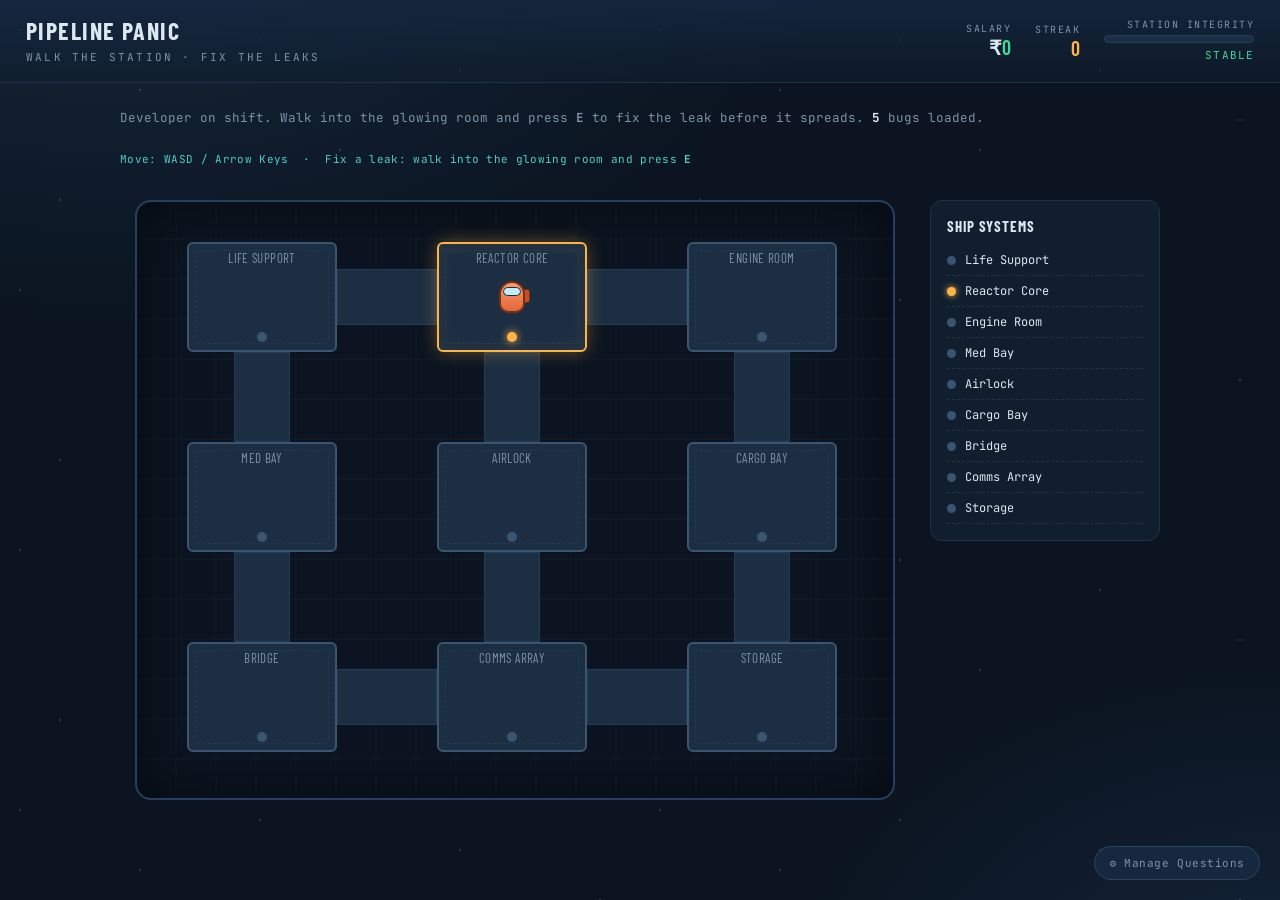
<file: pipeline-panic.html>
<!DOCTYPE html>
<html lang="en">
<head>
<meta charset="UTF-8">
<meta name="viewport" content="width=device-width, initial-scale=1.0">
<title>PIPELINE PANIC — Station Repair</title>
<link rel="preconnect" href="https://fonts.googleapis.com">
<link href="https://fonts.googleapis.com/css2?family=Barlow+Condensed:wght@500;600;700&family=JetBrains+Mono:wght@400;500;700&display=swap" rel="stylesheet">
<style>
  :root{
    --void:#0B1420; --panel:#101E2E; --panel-2:#152840;
    --floor:#1B2E42; --floor-line:#233B54; --wall:#3A5570;
    --ink:#DCE7F0; --ink-dim:#7C93A8;
    --amber:#FFB347; --red:#FF4D5E; --green:#3DDC97; --cyan:#4ECDC4;
    --display:'Barlow Condensed', sans-serif; --mono:'JetBrains Mono', monospace;
  }
  *{box-sizing:border-box;}
  body{
    margin:0; min-height:100vh; color:var(--ink); font-family:var(--mono);
    background:
      radial-gradient(1200px 700px at 10% -10%, #16283c 0%, transparent 60%),
      radial-gradient(900px 600px at 100% 110%, #14243a 0%, transparent 55%),
      var(--void);
  }
  .stars{position:fixed; inset:0; z-index:0; pointer-events:none; opacity:.5;
    background-image:
      radial-gradient(1px 1px at 20px 30px, #fff, transparent),
      radial-gradient(1px 1px at 140px 90px, #fff, transparent),
      radial-gradient(1px 1px at 260px 40px, #fff, transparent),
      radial-gradient(1px 1px at 340px 150px, #fff, transparent),
      radial-gradient(1px 1px at 460px 70px, #fff, transparent),
      radial-gradient(1px 1px at 60px 200px, #fff, transparent),
      radial-gradient(1px 1px at 600px 120px, #fff, transparent);
    background-repeat:repeat; background-size:640px 260px;
  }
  header{
    position:relative; z-index:2; display:flex; align-items:center; justify-content:space-between;
    padding:16px 26px; border-bottom:1px solid #1E3348;
    background:linear-gradient(180deg, rgba(21,40,64,0.85), rgba(16,30,46,0.55));
  }
  .brand h1{font-family:var(--display); font-weight:700; letter-spacing:.06em; font-size:24px; margin:0; text-transform:uppercase;}
  .brand span{font-size:11px; color:var(--ink-dim); letter-spacing:.2em;}
  .hud{display:flex; gap:24px; align-items:center;}
  .hud-item{text-align:right;}
  .hud-label{font-size:10px; letter-spacing:.15em; color:var(--ink-dim); text-transform:uppercase;}
  .hud-value{font-family:var(--display); font-size:20px; font-weight:600;}
  #salaryVal{color:var(--green);} #streakVal{color:var(--amber);}
  .meter-wrap{width:150px;}
  .meter-bar{height:8px; border-radius:5px; background:#1B2E42; overflow:hidden; margin-top:4px; border:1px solid #23405a;}
  .meter-fill{height:100%; width:0%; background:linear-gradient(90deg, var(--green), var(--amber), var(--red)); transition:width .4s ease;}
  .stage-tag{font-size:11px; letter-spacing:.1em; text-transform:uppercase; margin-top:3px; display:inline-block;}

  main{position:relative; z-index:1; max-width:1080px; margin:0 auto; padding:26px 20px 50px; display:flex; gap:20px; align-items:flex-start; flex-wrap:wrap;}
  .subline{width:100%; color:var(--ink-dim); font-size:12.5px; margin-bottom:6px;}
  .subline strong{color:var(--ink);}
  .hint{width:100%; font-size:11px; color:var(--cyan); letter-spacing:.03em; margin-bottom:14px;}

  #mapWrap{position:relative; width:760px; max-width:100%; height:600px; margin:0 auto;
    background:
      repeating-linear-gradient(0deg, transparent 0 38px, rgba(255,255,255,0.015) 38px 40px),
      repeating-linear-gradient(90deg, transparent 0 38px, rgba(255,255,255,0.015) 38px 40px),
      var(--void);
    border:2px solid #24405c; border-radius:16px; overflow:hidden; box-shadow:inset 0 0 60px rgba(0,0,0,.5);
  }
  .corridor{position:absolute; background:var(--floor); border:1px solid var(--floor-line);}
  .room{position:absolute; border-radius:6px; background:var(--floor);
    border:2px solid var(--wall); transition:border-color .3s, box-shadow .3s;
  }
  .room::after{content:''; position:absolute; inset:6px; border:1px dashed rgba(255,255,255,0.05); border-radius:4px; pointer-events:none;}
  .room-label{position:absolute; top:6px; left:0; right:0; text-align:center; font-family:var(--display); font-size:13px; letter-spacing:.03em; color:var(--ink-dim); text-transform:uppercase;}
  .room-dot{position:absolute; bottom:8px; left:50%; transform:translateX(-50%); width:10px; height:10px; border-radius:50%; background:var(--wall);}
  .room.idle{border-color:var(--wall);} 
  .room.available{border-color:var(--cyan); box-shadow:0 0 16px rgba(78,205,196,.28), inset 0 0 16px rgba(78,205,196,.08);} 
  .room.available .room-dot{background:var(--cyan); box-shadow:0 0 8px var(--cyan);} 
  .room.leaking{border-color:var(--amber); box-shadow:0 0 18px rgba(255,179,71,.35), inset 0 0 20px rgba(255,179,71,.08);} 
  .room.leaking .room-dot{background:var(--amber); box-shadow:0 0 8px var(--amber); animation:pulse 1.1s infinite;} 
  .room.sealed{border-color:var(--green);} .room.sealed .room-dot{background:var(--green);} 
  .room.burst{border-color:var(--red); box-shadow:0 0 22px rgba(255,77,94,.4);} .room.burst .room-dot{background:var(--red); animation:pulse .4s infinite;}
  @keyframes pulse{0%,100%{opacity:1;}50%{opacity:.35;}}

  #player{position:absolute; width:26px; height:32px; z-index:5; transition:left .05s linear, top .05s linear;}
  #player .visor{position:absolute; top:6px; left:4px; width:18px; height:9px; background:#BFEFFF; border-radius:5px; border:1px solid #16303f;}
  #player .body{position:absolute; inset:0; background:linear-gradient(180deg, #FF9B6A, #E0663B); border-radius:14px 14px 10px 10px; border:2px solid #7a2e14;}
  #player .backpack{position:absolute; right:-5px; top:8px; width:8px; height:14px; background:#c24f2c; border-radius:3px; border:1px solid #7a2e14;}

  #interactPrompt{position:absolute; z-index:6; transform:translate(-50%,-140%); background:rgba(16,30,46,0.9); border:1px solid var(--amber);
    color:var(--amber); font-family:var(--display); font-size:13px; letter-spacing:.05em; padding:5px 10px; border-radius:6px; white-space:nowrap; display:none;
  }

  #taskPanel{width:230px; background:var(--panel); border:1px solid #1E3348; border-radius:12px; padding:16px;}
  #taskPanel h3{font-family:var(--display); text-transform:uppercase; letter-spacing:.06em; font-size:15px; margin:0 0 10px; color:var(--ink);}
  .task-row{display:flex; align-items:center; gap:9px; padding:7px 0; border-bottom:1px dashed #1E3348; font-size:12px;}
  .task-row .dot{width:9px; height:9px; border-radius:50%; background:var(--wall); flex-shrink:0;}
  .task-row.leaking .dot{background:var(--amber); box-shadow:0 0 6px var(--amber);}
  .task-row.sealed .dot{background:var(--green);} .task-row.sealed span{color:var(--ink-dim); text-decoration:line-through;}
  .task-row.burst .dot{background:var(--red);}

  .toast{position:fixed; top:20px; left:50%; transform:translateX(-50%); padding:10px 22px; border-radius:6px;
    font-family:var(--display); font-size:16px; letter-spacing:.04em; z-index:80; opacity:0; pointer-events:none;
    transition:opacity .25s ease, top .25s ease; border:1px solid; text-transform:uppercase;}
  .toast.show{opacity:1; top:34px;}
  .toast.good{background:rgba(61,220,151,0.12); border-color:var(--green); color:var(--green);}
  .toast.bad{background:rgba(255,77,94,0.12); border-color:var(--red); color:var(--red);}

  .modal-backdrop{position:fixed; inset:0; background:rgba(6,12,20,0.72); backdrop-filter:blur(3px); display:flex; align-items:center; justify-content:center; z-index:60; padding:20px;}
  .modal-backdrop.hidden{display:none;}
  .modal{width:100%; max-width:560px; background:var(--panel-2); border:1px solid #2A4560; border-radius:12px; padding:26px 26px 22px; box-shadow:0 20px 60px rgba(0,0,0,0.5);}
  .modal-eyebrow{font-size:11px; letter-spacing:.18em; text-transform:uppercase; color:var(--amber);}
  .modal h2{font-family:var(--display); font-weight:600; font-size:22px; margin:6px 0 14px; color:var(--ink);}
  .code-block{background:#0B1520; border:1px solid #1E3348; border-radius:8px; padding:14px 16px; font-size:13px; line-height:1.55; color:#B9E6D3; overflow-x:auto; margin-bottom:16px; white-space:pre;}
  .timer-row{display:flex; align-items:center; gap:10px; margin-bottom:16px;}
  .timer-bar{flex:1; height:6px; background:#1B2E42; border-radius:4px; overflow:hidden;}
  .timer-fill{height:100%; width:100%; background:var(--amber); transition:width 1s linear;}
  .timer-num{font-size:12px; color:var(--ink-dim); width:30px; text-align:right;}
  .options{display:flex; flex-direction:column; gap:8px;}
  .opt-btn{text-align:left; background:#0F1E30; border:1px solid #22364C; color:var(--ink); padding:11px 14px; border-radius:8px; cursor:pointer; font-family:var(--mono); font-size:13px; transition:border-color .15s, background .15s;}
  .opt-btn:hover{border-color:var(--amber); background:#132638;}
  .opt-btn.correct{border-color:var(--green); background:rgba(61,220,151,0.12); color:var(--green);}
  .opt-btn.wrong{border-color:var(--red); background:rgba(255,77,94,0.12); color:var(--red);}
  .opt-btn:disabled{cursor:default;}

  .end-screen{text-align:center; padding:50px 20px;}
  .end-screen h2{font-family:var(--display); font-size:40px; margin:0 0 6px; letter-spacing:.03em;}
  .end-screen p{color:var(--ink-dim); font-size:14px;}
  .end-stats{display:flex; gap:20px; justify-content:center; margin:24px 0;}
  .end-stats div{background:var(--panel); border:1px solid #1E3348; border-radius:10px; padding:14px 20px; min-width:110px;}
  .end-stats .n{font-family:var(--display); font-size:24px; color:var(--green);}
  .end-stats .l{font-size:10px; letter-spacing:.15em; color:var(--ink-dim); text-transform:uppercase; margin-top:4px;}
  .btn{font-family:var(--display); text-transform:uppercase; letter-spacing:.05em; font-size:14px; background:var(--green); color:#062015; border:none; padding:11px 24px; border-radius:7px; cursor:pointer; font-weight:600;}

  #adminToggle{position:fixed; bottom:20px; right:20px; z-index:40; background:var(--panel-2); border:1px solid #2A4560; color:var(--ink-dim); font-family:var(--mono); font-size:11px; padding:9px 14px; border-radius:20px; cursor:pointer; letter-spacing:.05em;}
  #adminPanel{position:fixed; top:0; right:0; height:100%; width:380px; max-width:90vw; background:var(--panel); border-left:1px solid #1E3348; z-index:70; transform:translateX(100%); transition:transform .25s ease; overflow-y:auto; padding:22px;}
  #adminPanel.open{transform:translateX(0);}
  #adminPanel h3{font-family:var(--display); text-transform:uppercase; letter-spacing:.05em; margin-top:0;}
  .field{margin-bottom:12px;}
  .field label{display:block; font-size:10px; letter-spacing:.1em; text-transform:uppercase; color:var(--ink-dim); margin-bottom:4px;}
  .field input, .field select, .field textarea{width:100%; background:#0F1E30; border:1px solid #22364C; color:var(--ink); border-radius:6px; padding:8px 10px; font-family:var(--mono); font-size:12px;}
  .field textarea{min-height:56px; resize:vertical;}
  .qbank-list{margin-top:16px; border-top:1px solid #1E3348; padding-top:12px;}
  .qbank-item{font-size:11px; color:var(--ink-dim); padding:6px 0; border-bottom:1px dashed #1E3348;}
  .qbank-item b{color:var(--ink);}
  .admin-status{font-size:11px; margin-top:10px; min-height:16px;}

  @media(max-width:820px){ #mapWrap{width:100%; height:480px;} #taskPanel{width:100%;} }
</style>
</head>
<body>
<div class="stars"></div>

<header>
  <div class="brand"><h1>Pipeline Panic</h1><span>WALK THE STATION · FIX THE LEAKS</span></div>
  <div class="hud">
    <div class="hud-item"><div class="hud-label">Salary</div><div class="hud-value">₹<span id="salaryVal">0</span></div></div>
    <div class="hud-item"><div class="hud-label">Streak</div><div class="hud-value" id="streakVal">0</div></div>
    <div class="hud-item">
      <div class="hud-label">Station Integrity</div>
      <div class="meter-wrap"><div class="meter-bar"><div class="meter-fill" id="critFill"></div></div></div>
      <div class="stage-tag" id="stageTag" style="color:var(--green);">STABLE</div>
    </div>
  </div>
</header>

<main>
  <div class="subline" id="subline">Loading question bank from the station archive…</div>
  <div class="hint">Move: WASD / Arrow Keys &nbsp;·&nbsp; Fix a leak: walk into the glowing room and press <b>E</b></div>

  <div id="mapWrap">
    <div id="player"><div class="backpack"></div><div class="body"></div><div class="visor"></div></div>
    <div id="interactPrompt">Press E to fix</div>
  </div>

  <div id="taskPanel">
    <h3>Ship Systems</h3>
    <div id="taskList"></div>
  </div>
</main>

<div id="toast" class="toast"></div>

<div id="modalBackdrop" class="modal-backdrop hidden">
  <div class="modal">
    <div class="modal-eyebrow" id="modalNodeLabel">LEAK — REACTOR CORE</div>
    <h2 id="modalPrompt">Loading…</h2>
    <div id="modalCode" class="code-block" style="display:none;"></div>
    <div class="timer-row"><div class="timer-bar"><div class="timer-fill" id="timerFill"></div></div><div class="timer-num" id="timerNum">30</div></div>
    <div class="options" id="modalOptions"></div>
  </div>
</div>

<div id="endBackdrop" class="modal-backdrop hidden">
  <div class="modal end-screen">
    <h2 id="endTitle" style="color:var(--red);">MELTDOWN</h2>
    <p id="endSub">The station could not hold.</p>
    <div class="end-stats">
      <div><div class="n" id="endSalary">₹0</div><div class="l">Salary Earned</div></div>
      <div><div class="n" id="endFixed">0</div><div class="l">Bugs Fixed</div></div>
      <div><div class="n" id="endRank">Intern</div><div class="l">Rank</div></div>
    </div>
    <button class="btn" onclick="restartGame()">Restart Shift</button>
  </div>
</div>

<button id="adminToggle" onclick="toggleAdmin()">⚙ Manage Questions</button>
<div id="adminPanel">
  <h3>Question Bank Config</h3>
  <div class="field"><label>Prompt *</label><textarea id="af-prompt" placeholder="What causes this null reference?"></textarea></div>
  <div class="field"><label>Code snippet (optional)</label><textarea id="af-code" placeholder="var x = GetUser(id).Name;"></textarea></div>
  <div class="field"><label>Options (comma separated)</label><input id="af-options" placeholder="Missing null check, Missing await, ..."></div>
  <div class="field"><label>Correct option index (0-based)</label><input id="af-correct" type="number" value="0" min="0"></div>
  <div class="field"><label>Difficulty</label>
    <select id="af-difficulty"><option value="intern">Intern</option><option value="sde1">SDE-1</option><option value="senior">Senior</option></select>
  </div>
  <div class="field"><label>Tags (comma separated, optional)</label><input id="af-tags" placeholder="csharp, async"></div>
  <div class="field"><label>Time limit (seconds, optional — default 30)</label><input id="af-time" type="number" placeholder="30"></div>
  <div class="field"><label>Reward override in ₹ (optional)</label><input id="af-reward" type="number" placeholder="leave blank for tier default"></div>
  <button class="btn" style="width:100%;" onclick="submitNewQuestion()">Add to Question Bank</button>
  <div class="admin-status" id="adminStatus"></div>
  <div class="qbank-list" id="qbankList"><i style="color:var(--ink-dim); font-size:11px;">Loading bank…</i></div>
</div>

<script>
// ---------------- CONFIG ----------------
const API_BASE = 'https://reqres.in/api/collections';
const PROJECT_ID = '36666';
const API_KEY = 'pro_be6119ea7db7801f21e17ec1a0a19972f528caed47432d357008becb9dec1b6f';
const HEADERS = { 'Content-Type':'application/json', 'x-api-key': API_KEY, 'X-Reqres-Env':'dev' };
function apiUrl(collection, id){ return `${API_BASE}/${collection}/records${id ? '/'+id : ''}?project_id=${PROJECT_ID}`; }

// ---------------- STATION LAYOUT (3x3 grid, Among-Us style rooms + corridors) ----------------
const ROOM_W = 150, ROOM_H = 110;
const COLS = [50, 300, 550];
const ROWS = [40, 240, 440];
const ROOMS = [
  {id:'lifesupport', label:'Life Support', col:0, row:0, links:['reactor','medbay']},
  {id:'reactor',     label:'Reactor Core', col:1, row:0, links:['lifesupport','engine','airlock']},
  {id:'engine',      label:'Engine Room',  col:2, row:0, links:['reactor','cargo']},
  {id:'medbay',      label:'Med Bay',      col:0, row:1, links:['lifesupport','bridge']},
  {id:'airlock',     label:'Airlock',      col:1, row:1, links:['reactor','comms']},
  {id:'cargo',       label:'Cargo Bay',    col:2, row:1, links:['engine','storage']},
  {id:'bridge',      label:'Bridge',       col:0, row:2, links:['medbay','comms']},
  {id:'comms',       label:'Comms Array',  col:1, row:2, links:['airlock','bridge','storage']},
  {id:'storage',     label:'Storage',      col:2, row:2, links:['cargo','comms']},
];
ROOMS.forEach(r => { r.x = COLS[r.col]; r.y = ROWS[r.row]; r.w = ROOM_W; r.h = ROOM_H; });
const byId = id => ROOMS.find(r => r.id === id);

// ---------------- STATE ----------------
let state = {
  sessionId:null, questionBank:[], salary:0, streak:0, criticality:0, stage:'stable',
  currentNodeId:'reactor', nodeStatus:{}, fixedQuestionIds:[], failedQuestionIds:[],
  activeQuestion:null, timerHandle:null, timeLeft:30, modalOpen:false, allowedTravelNodeIds:[],
};
ROOMS.forEach(r => state.nodeStatus[r.id] = 'idle');

const REWARD_BY_TIER = { intern:500, sde1:1000, senior:2000 };
const BURST_PENALTY = 300;
const CRIT_INC = { stable:15, warning:20, critical:25 };
const CRIT_DEC_ON_FIX = 5;

// ---------------- COLLISION (open floor, bounded by the station hull) ----------------
// Earlier per-room/per-corridor wall collision kept producing "stuck at the edge" bugs from
// razor-thin valid crossing bands. Simpler and more robust: the whole station interior is walkable
// floor, and only the outer hull blocks movement. Rooms/corridors remain visually distinct zones
// (for leak highlighting and task tracking) but no longer gate movement themselves.
const MAP_W = 760, MAP_H = 600;
const HULL_MARGIN = 14;
const CORRIDOR_W = 56; // visual width of the corridor strips drawn between rooms
const WALKABLE_INSET = 8;
let walkableAreas = [];

function getRectBetweenRooms(a, b){
  if(a.col === b.col){
    const top = a.row < b.row ? a : b;
    const bot = a.row < b.row ? b : a;
    return { x: top.x + ROOM_W / 2 - CORRIDOR_W / 2, y: top.y + ROOM_H, w: CORRIDOR_W, h: bot.y - (top.y + ROOM_H) };
  }

  const left = a.col < b.col ? a : b;
  const right = a.col < b.col ? b : a;
  return { x: left.x + ROOM_W, y: left.y + ROOM_H / 2 - CORRIDOR_W / 2, w: right.x - (left.x + ROOM_W), h: CORRIDOR_W };
}

function buildWalkable(){
  walkableAreas = [];

  ROOMS.forEach(r => {
    walkableAreas.push({
      x: r.x + WALKABLE_INSET,
      y: r.y + WALKABLE_INSET,
      w: r.w - WALKABLE_INSET * 2,
      h: r.h - WALKABLE_INSET * 2,
    });
  });

  const drawn = new Set();
  ROOMS.forEach(a => a.links.forEach(bid => {
    const key = [a.id, bid].sort().join('-');
    if(drawn.has(key)) return; drawn.add(key);
    const b = byId(bid);
    const rect = getRectBetweenRooms(a, b);

    if(rect && rect.w > 0 && rect.h > 0){
      walkableAreas.push({
        x: rect.x + WALKABLE_INSET,
        y: rect.y + WALKABLE_INSET,
        w: rect.w - WALKABLE_INSET * 2,
        h: rect.h - WALKABLE_INSET * 2,
      });
    }
  }));
}

function clampToBounds(px, py){
  return {
    x: Math.min(Math.max(px, HULL_MARGIN), MAP_W - HULL_MARGIN),
    y: Math.min(Math.max(py, HULL_MARGIN), MAP_H - HULL_MARGIN),
  };
}

function getAllowedTravelAreas(){
  if(!state.allowedTravelNodeIds || state.allowedTravelNodeIds.length === 0){
    return walkableAreas;
  }

  const ids = new Set(state.allowedTravelNodeIds);
  const areas = [];

  ids.forEach(nodeId => {
    const room = byId(nodeId);
    if(!room) return;
    areas.push({ x: room.x + WALKABLE_INSET, y: room.y + WALKABLE_INSET, w: room.w - WALKABLE_INSET * 2, h: room.h - WALKABLE_INSET * 2 });
  });

  const drawn = new Set();
  state.allowedTravelNodeIds.forEach(nodeId => {
    const roomA = byId(nodeId);
    if(!roomA) return;
    roomA.links.forEach(bid => {
      if(!ids.has(bid)) return;
      const key = [roomA.id, bid].sort().join('-');
      if(drawn.has(key)) return; drawn.add(key);
      const roomB = byId(bid);
      if(!roomB) return;
      const rect = getRectBetweenRooms(roomA, roomB);
      if(rect && rect.w > 0 && rect.h > 0){
        areas.push({ x: rect.x + WALKABLE_INSET, y: rect.y + WALKABLE_INSET, w: rect.w - WALKABLE_INSET * 2, h: rect.h - WALKABLE_INSET * 2 });
      }
    });
  });

  return areas;
}

function isWalkable(px, py, radius){
  const minX = px - radius;
  const maxX = px + radius;
  const minY = py - radius;
  const maxY = py + radius;

  if(minX < HULL_MARGIN || maxX > MAP_W - HULL_MARGIN || minY < HULL_MARGIN || maxY > MAP_H - HULL_MARGIN){
    return false;
  }

  return getAllowedTravelAreas().some(rect =>
    minX >= rect.x && maxX <= rect.x + rect.w &&
    minY >= rect.y && maxY <= rect.y + rect.h
  );
}

function currentRoomAt(px, py){
  return ROOMS.find(r => px >= r.x && px <= r.x + r.w && py >= r.y && py <= r.y + r.h) || null;
}

// ---------------- PLAYER MOVEMENT ----------------
const player = { x:0, y:0, radius:14, speed:3.2 };
const keys = {};
window.addEventListener('keydown', e => {
  keys[e.key.toLowerCase()] = true;
  if(e.key.toLowerCase() === 'e') tryInteract();
});
window.addEventListener('keyup', e => keys[e.key.toLowerCase()] = false);

function updateRoomAvailability(){
  ROOMS.forEach(r => {
    const div = document.getElementById('room-' + r.id);
    if(!div) return;
    div.classList.toggle('available', state.allowedTravelNodeIds.includes(r.id));
  });
}

function movementLoop(){
  let dx = 0, dy = 0;
  if(keys['arrowup']||keys['w']) dy -= 1;
  if(keys['arrowdown']||keys['s']) dy += 1;
  if(keys['arrowleft']||keys['a']) dx -= 1;
  if(keys['arrowright']||keys['d']) dx += 1;
  if(!state.modalOpen && (dx||dy)){
    const len = Math.hypot(dx,dy) || 1;
    const nx = player.x + (dx/len) * player.speed;
    const ny = player.y + (dy/len) * player.speed;

    const proposed = { x: player.x, y: player.y };
    if(isWalkable(nx, player.y, player.radius)) proposed.x = nx;
    if(isWalkable(proposed.x, ny, player.radius)) proposed.y = ny;

    const clamped = clampToBounds(proposed.x, proposed.y);
    player.x = clamped.x;
    player.y = clamped.y;

    renderPlayer();
    updateInteractPrompt();
  }
  requestAnimationFrame(movementLoop);
}

function renderPlayer(){
  const clamped = clampToBounds(player.x, player.y);
  player.x = clamped.x;
  player.y = clamped.y;

  const p = document.getElementById('player');
  p.style.left = (player.x - 13) + 'px';
  p.style.top = (player.y - 16) + 'px';
}

function updateInteractPrompt(){
  const room = currentRoomAt(player.x, player.y);
  const prompt = document.getElementById('interactPrompt');
  if(room && room.id === state.currentNodeId && state.nodeStatus[room.id] === 'leaking' && !state.modalOpen){
    prompt.style.display = 'block';
    prompt.style.left = (player.x) + 'px';
    prompt.style.top = (player.y - 10) + 'px';
  } else {
    prompt.style.display = 'none';
  }
}

function tryInteract(){
  const room = currentRoomAt(player.x, player.y);
  if(room && room.id === state.currentNodeId && state.nodeStatus[room.id] === 'leaking' && !state.modalOpen){
    openQuestionModal();
  }
}

// ---------------- MAP RENDERING ----------------
function drawMap(){
  const wrap = document.getElementById('mapWrap');
  document.querySelectorAll('.room, .corridor').forEach(el => el.remove());

  const drawn = new Set();
  ROOMS.forEach(a => a.links.forEach(bid => {
    const key = [a.id,bid].sort().join('-');
    if(drawn.has(key)) return; drawn.add(key);
    const b = byId(bid);
    const div = document.createElement('div'); div.className = 'corridor';
    if(a.col === b.col){
      const top = a.row < b.row ? a : b, bot = a.row < b.row ? b : a;
      div.style.left=(top.x+ROOM_W/2-CORRIDOR_W/2)+'px'; div.style.top=(top.y+ROOM_H)+'px'; div.style.width=CORRIDOR_W+'px'; div.style.height=(bot.y-(top.y+ROOM_H))+'px';
    } else {
      const left = a.col < b.col ? a : b, right = a.col < b.col ? b : a;
      div.style.left=(left.x+ROOM_W)+'px'; div.style.top=(left.y+ROOM_H/2-CORRIDOR_W/2)+'px'; div.style.height=CORRIDOR_W+'px'; div.style.width=(right.x-(left.x+ROOM_W))+'px';
    }
    wrap.insertBefore(div, document.getElementById('player'));
  }));

  ROOMS.forEach(r => {
    const div = document.createElement('div');
    div.className = 'room idle'; div.id = 'room-'+r.id;
    div.style.left=r.x+'px'; div.style.top=r.y+'px'; div.style.width=r.w+'px'; div.style.height=r.h+'px';
    div.innerHTML = `<div class="room-label">${r.label}</div><div class="room-dot"></div>`;
    wrap.insertBefore(div, document.getElementById('player'));
  });
}

function setNodeStatus(nodeId, status){
  state.nodeStatus[nodeId] = status;
  const div = document.getElementById('room-'+nodeId);
  if(div){ div.classList.remove('idle','leaking','sealed','burst'); div.classList.add(status); }
  updateRoomAvailability();
  renderTaskList();
}

function renderTaskList(){
  const list = document.getElementById('taskList');
  list.innerHTML = ROOMS.map(r => {
    const st = state.nodeStatus[r.id];
    return `<div class="task-row ${st}"><div class="dot"></div><span>${r.label}</span></div>`;
  }).join('');
}

// ---------------- INIT ----------------
async function init(){
  buildWalkable();
  drawMap();
  const startRoom = byId(state.currentNodeId);
  player.x = startRoom.x + startRoom.w/2; player.y = startRoom.y + startRoom.h/2;
  renderPlayer();
  requestAnimationFrame(movementLoop);

  await loadQuestionBank();
  await createSession();
  setNodeStatus(state.currentNodeId, 'leaking');
  document.getElementById('subline').innerHTML =
    `Developer on shift. Walk into the glowing room and press <b>E</b> to fix the leak before it spreads. <strong>${state.questionBank.length}</strong> bugs loaded.`;
  renderAdminBankList();
}

async function loadQuestionBank(){
  try{
    const res = await fetch(apiUrl('bug_questions'), { method:'GET', headers: HEADERS });
    const data = await res.json();
    const records = Array.isArray(data) ? data : (data.data || data.records || []);
    state.questionBank = records.filter(q => q && q.isActive !== false && q.prompt);
  }catch(e){ console.warn('Question bank load failed, using local fallback set.', e); }
  if(state.questionBank.length === 0) state.questionBank = fallbackQuestions();
}

async function createSession(){
  const payload = {
    playerId:'dev-'+Math.random().toString(36).slice(2,8), salary:0, criticality:0, stage:'stable',
    difficultyTier:'intern', currentNodeId: state.currentNodeId, streak:0,
    fixedQuestionIds:[], failedQuestionIds:[], status:'active',
    startedAt:new Date().toISOString(), lastUpdatedAt:new Date().toISOString(),
  };
  try{
    const res = await fetch(apiUrl('user_sessions'), { method:'POST', headers: HEADERS, body: JSON.stringify(payload) });
    const data = await res.json();
    state.sessionId = data.id || data.data?.id || null;
  }catch(e){ console.warn('Session create failed, continuing in local-only mode.', e); }
}

async function patchSession(partial){
  if(!state.sessionId) return;
  partial.lastUpdatedAt = new Date().toISOString();
  try{ await fetch(apiUrl('user_sessions', state.sessionId), { method:'PATCH', headers: HEADERS, body: JSON.stringify(partial) }); }
  catch(e){ console.warn('Session patch failed (non-blocking).', e); }
}

function fallbackQuestions(){
  return [
    {id:'fb1', prompt:'What causes this NullReferenceException?', codeSnippet:'var result = await GetUserAsync(id);\nreturn result.Name;', type:'mcq',
     options:['GetUserAsync can return null and is never checked','Missing await keyword','Name is misspelled','Async method needs ConfigureAwait'], correctAnswerIndex:0, difficulty:'intern', tags:['csharp','async']},
    {id:'fb2', prompt:'Why does this loop never terminate?', codeSnippet:'let i = 0;\nwhile (i < 10) {\n  console.log(i);\n}', type:'mcq',
     options:['i is never incremented','console.log is async','10 is a string','while loops always run once'], correctAnswerIndex:0, difficulty:'intern', tags:['javascript','loops']},
    {id:'fb3', prompt:'What is the main risk of this SQL query?', codeSnippet:"var q = \"SELECT * FROM Users WHERE name = '\" + input + \"'\";", type:'mcq',
     options:['SQL injection via unsanitized input','Query is too slow','Missing semicolon','Table name is wrong'], correctAnswerIndex:0, difficulty:'sde1', tags:['sql','security']},
    {id:'fb4', prompt:'What will this deadlock on in a UI thread context?', codeSnippet:'var result = SomeAsyncMethod().Result;', type:'mcq',
     options:['Blocking on .Result inside a sync context can deadlock','.Result always throws','Async methods cannot be called from UI','Result is not a valid property'], correctAnswerIndex:0, difficulty:'senior', tags:['csharp','async','deadlock']},
    {id:'fb5', prompt:'Why might this Redis cache read return stale data?', codeSnippet:'cache.set(key, value) // no TTL set', type:'mcq',
     options:['No expiry means the value never refreshes on its own','Redis does not support strings','set() is asynchronous only','Keys must be numeric'], correctAnswerIndex:0, difficulty:'sde1', tags:['redis','caching']},
  ];
}

// ---------------- QUESTION FLOW ----------------
function pickQuestion(){
  const usedIds = new Set([...state.fixedQuestionIds, ...state.failedQuestionIds]);
  const tierForStage = { stable:'intern', warning:'sde1', critical:'senior', meltdown:'senior' }[state.stage];
  let pool = state.questionBank.filter(q => !usedIds.has(q.id) && q.difficulty === tierForStage);
  if(pool.length === 0) pool = state.questionBank.filter(q => !usedIds.has(q.id));
  if(pool.length === 0) pool = state.questionBank;
  return pool[Math.floor(Math.random()*pool.length)];
}

function shuffle(array){
  const arr = array.slice();
  for(let i = arr.length - 1; i > 0; i--){
    const j = Math.floor(Math.random() * (i + 1));
    [arr[i], arr[j]] = [arr[j], arr[i]];
  }
  return arr;
}

function openQuestionModal(){
  const q = pickQuestion();
  state.activeQuestion = q; state.modalOpen = true;
  document.getElementById('interactPrompt').style.display = 'none';
  const node = byId(state.currentNodeId);

  document.getElementById('modalNodeLabel').textContent = `LEAK — ${node.label.toUpperCase()}`;
  document.getElementById('modalPrompt').textContent = q.prompt;
  const codeEl = document.getElementById('modalCode');
  if(q.codeSnippet){ codeEl.style.display='block'; codeEl.textContent = q.codeSnippet; } else { codeEl.style.display='none'; }

  // Shuffle option order each time the question is shown, and remap which displayed index is correct —
  // otherwise the correct answer always lands on the same option the data was authored with.
  const originalOptions = q.options || [];
  const order = shuffle(originalOptions.map((_, i) => i));
  const displayOptions = order.map(i => originalOptions[i]);
  state.activeCorrectDisplayIndex = order.indexOf(q.correctAnswerIndex);

  const optWrap = document.getElementById('modalOptions'); optWrap.innerHTML = '';
  displayOptions.forEach((opt, idx) => {
    const btn = document.createElement('button'); btn.className = 'opt-btn'; btn.textContent = opt;
    btn.onclick = () => submitAnswer(idx, btn); optWrap.appendChild(btn);
  });

  state.timeLeft = q.timeLimitSeconds || 30;
  document.getElementById('timerNum').textContent = state.timeLeft;
  document.getElementById('timerFill').style.width = '100%';
  clearInterval(state.timerHandle);
  state.timerHandle = setInterval(()=>{
    state.timeLeft -= 1;
    document.getElementById('timerNum').textContent = state.timeLeft;
    document.getElementById('timerFill').style.width = `${(state.timeLeft / (q.timeLimitSeconds||30))*100}%`;
  //  if(state.timeLeft <= 0){ clearInterval(state.timerHandle); submitAnswer(-1, null); }
  }, 1000);

  document.getElementById('modalBackdrop').classList.remove('hidden');
}

function closeModal(){
  clearInterval(state.timerHandle);
  state.modalOpen = false;
  document.getElementById('modalBackdrop').classList.add('hidden');
}

function submitAnswer(idx, btnEl){
  clearInterval(state.timerHandle);
  const q = state.activeQuestion;
  const correctDisplayIdx = state.activeCorrectDisplayIndex;
  const correct = idx === correctDisplayIdx;
  const allBtns = document.querySelectorAll('#modalOptions .opt-btn');
  allBtns.forEach(b => b.disabled = true);
  if(btnEl) btnEl.classList.add(correct ? 'correct' : 'wrong');
  if(!correct && correctDisplayIdx != null && allBtns[correctDisplayIdx]) allBtns[correctDisplayIdx].classList.add('correct');

  setTimeout(()=>{ closeModal(); if(correct) handleFixSuccess(q); else handleFixFail(q); }, 700);
}

function handleFixSuccess(q){
  const reward = q.rewardOverride || REWARD_BY_TIER[q.difficulty] || REWARD_BY_TIER.intern;
  const streakBonus = Math.floor(reward * Math.min(state.streak, 5) * 0.1);
  state.salary += reward + streakBonus;
  state.streak += 1;
  state.criticality = Math.max(0, state.criticality - CRIT_DEC_ON_FIX);
  state.fixedQuestionIds.push(q.id);
  setNodeStatus(state.currentNodeId, 'sealed');
  showToast(`Fixed! +₹${reward + streakBonus}`, 'good');
  updateHUD();
  patchSession({ salary: state.salary, streak: state.streak, criticality: state.criticality, stage: state.stage, fixedQuestionIds: state.fixedQuestionIds });

  const node = byId(state.currentNodeId);
  const nextId = node.links[Math.floor(Math.random()*node.links.length)];
  state.allowedTravelNodeIds = [state.currentNodeId, nextId];
  updateRoomAvailability();
  setTimeout(()=>{ state.currentNodeId = nextId; state.allowedTravelNodeIds = [nextId]; updateRoomAvailability(); setNodeStatus(nextId, 'leaking'); patchSession({ currentNodeId: nextId }); }, 500);
}

function handleFixFail(q){
  state.salary = Math.max(0, state.salary - BURST_PENALTY);
  state.streak = 0;
  state.criticality = Math.min(100, state.criticality + (CRIT_INC[state.stage] || 25));
  state.failedQuestionIds.push(q.id);
  setNodeStatus(state.currentNodeId, 'burst');
  showToast(`Burst! -₹${BURST_PENALTY} · Roasted`, 'bad');
  updateStage(); updateHUD();
  patchSession({ salary: state.salary, streak: 0, criticality: state.criticality, stage: state.stage, failedQuestionIds: state.failedQuestionIds });

  if(state.stage === 'meltdown'){ endGame('meltdown'); return; }
  setTimeout(()=>{ setNodeStatus(state.currentNodeId, 'leaking'); }, 900);
}

function updateStage(){
  const c = state.criticality;
  state.stage = c >= 90 ? 'meltdown' : c >= 60 ? 'critical' : c >= 30 ? 'warning' : 'stable';
}

function updateHUD(){
  document.getElementById('salaryVal').textContent = state.salary.toLocaleString('en-IN');
  document.getElementById('streakVal').textContent = state.streak;
  document.getElementById('critFill').style.width = state.criticality + '%';
  const tag = document.getElementById('stageTag');
  const colorMap = { stable:'var(--green)', warning:'var(--amber)', critical:'var(--red)', meltdown:'var(--red)' };
  tag.textContent = state.stage.toUpperCase(); tag.style.color = colorMap[state.stage];
}

function showToast(msg, kind){
  const t = document.getElementById('toast');
  t.textContent = msg; t.className = `toast show ${kind}`;
  setTimeout(()=> t.classList.remove('show'), 1400);
}

function endGame(reason){
  patchSession({ status:'meltdown' });
  const rank = state.salary > 15000 ? 'Senior' : state.salary > 7000 ? 'SDE-1' : 'Intern';
  document.getElementById('endSalary').textContent = '₹' + state.salary.toLocaleString('en-IN');
  document.getElementById('endFixed').textContent = state.fixedQuestionIds.length;
  document.getElementById('endRank').textContent = rank;
  document.getElementById('endBackdrop').classList.remove('hidden');
}

function restartGame(){
  document.getElementById('endBackdrop').classList.add('hidden');
  state.salary=0; state.streak=0; state.criticality=0; state.stage='stable';
  state.fixedQuestionIds=[]; state.failedQuestionIds=[]; state.currentNodeId='reactor';
  ROOMS.forEach(r => setNodeStatus(r.id,'idle'));
  const startRoom = byId(state.currentNodeId);
  state.allowedTravelNodeIds = [state.currentNodeId];
  player.x = startRoom.x + startRoom.w/2; player.y = startRoom.y + startRoom.h/2;
  renderPlayer();
  updateHUD();
  createSession().then(()=> setNodeStatus(state.currentNodeId,'leaking'));
}

// ---------------- ADMIN PANEL ----------------
function toggleAdmin(){ document.getElementById('adminPanel').classList.toggle('open'); }

async function submitNewQuestion(){
  const prompt = document.getElementById('af-prompt').value.trim();
  const statusEl = document.getElementById('adminStatus');
  if(!prompt){ statusEl.textContent = 'Prompt is required.'; statusEl.style.color = 'var(--red)'; return; }

  const optionsRaw = document.getElementById('af-options').value.trim();
  const tagsRaw = document.getElementById('af-tags').value.trim();
  const payload = {
    prompt,
    codeSnippet: document.getElementById('af-code').value.trim() || null,
    type:'mcq',
    options: optionsRaw ? optionsRaw.split(',').map(s=>s.trim()) : [],
    correctAnswerIndex: parseInt(document.getElementById('af-correct').value || '0', 10),
    difficulty: document.getElementById('af-difficulty').value || 'intern',
    tags: tagsRaw ? tagsRaw.split(',').map(s=>s.trim()) : [],
    timeLimitSeconds: parseInt(document.getElementById('af-time').value || '30', 10),
    rewardOverride: document.getElementById('af-reward').value ? parseInt(document.getElementById('af-reward').value,10) : null,
    isActive:true,
  };

  statusEl.textContent = 'Saving…'; statusEl.style.color = 'var(--ink-dim)';
  try{
    const res = await fetch(apiUrl('bug_questions'), { method:'POST', headers: HEADERS, body: JSON.stringify(payload) });
    const data = await res.json();
    payload.id = data.id || data.data?.id || ('local-' + Date.now());
    statusEl.textContent = 'Added to bank.'; statusEl.style.color = 'var(--green)';
  }catch(e){
    payload.id = 'local-' + Date.now();
    statusEl.textContent = 'Saved locally (API unreachable).'; statusEl.style.color = 'var(--amber)';
  }
  state.questionBank.push(payload);
  renderAdminBankList();
  ['af-prompt','af-code','af-options','af-tags','af-time','af-reward'].forEach(id => document.getElementById(id).value = '');
  document.getElementById('af-correct').value = 0;
}

function renderAdminBankList(){
  const list = document.getElementById('qbankList');
  const counts = state.questionBank.reduce((acc,q)=>{ acc[q.difficulty]=(acc[q.difficulty]||0)+1; return acc; }, {});
  const summary = Object.entries(counts).map(([k,v])=>`${k}: ${v}`).join(' · ') || 'empty';
  list.innerHTML = `<div style="margin-bottom:8px; color:var(--ink);"><b>${state.questionBank.length}</b> questions loaded (${summary})</div>` +
    state.questionBank.slice(-8).reverse().map(q => `<div class="qbank-item"><b>${(q.difficulty||'intern')}</b> — ${q.prompt.slice(0,60)}${q.prompt.length>60?'…':''}</div>`).join('');
}

init();
</script>
</body>
</html>
</file>
